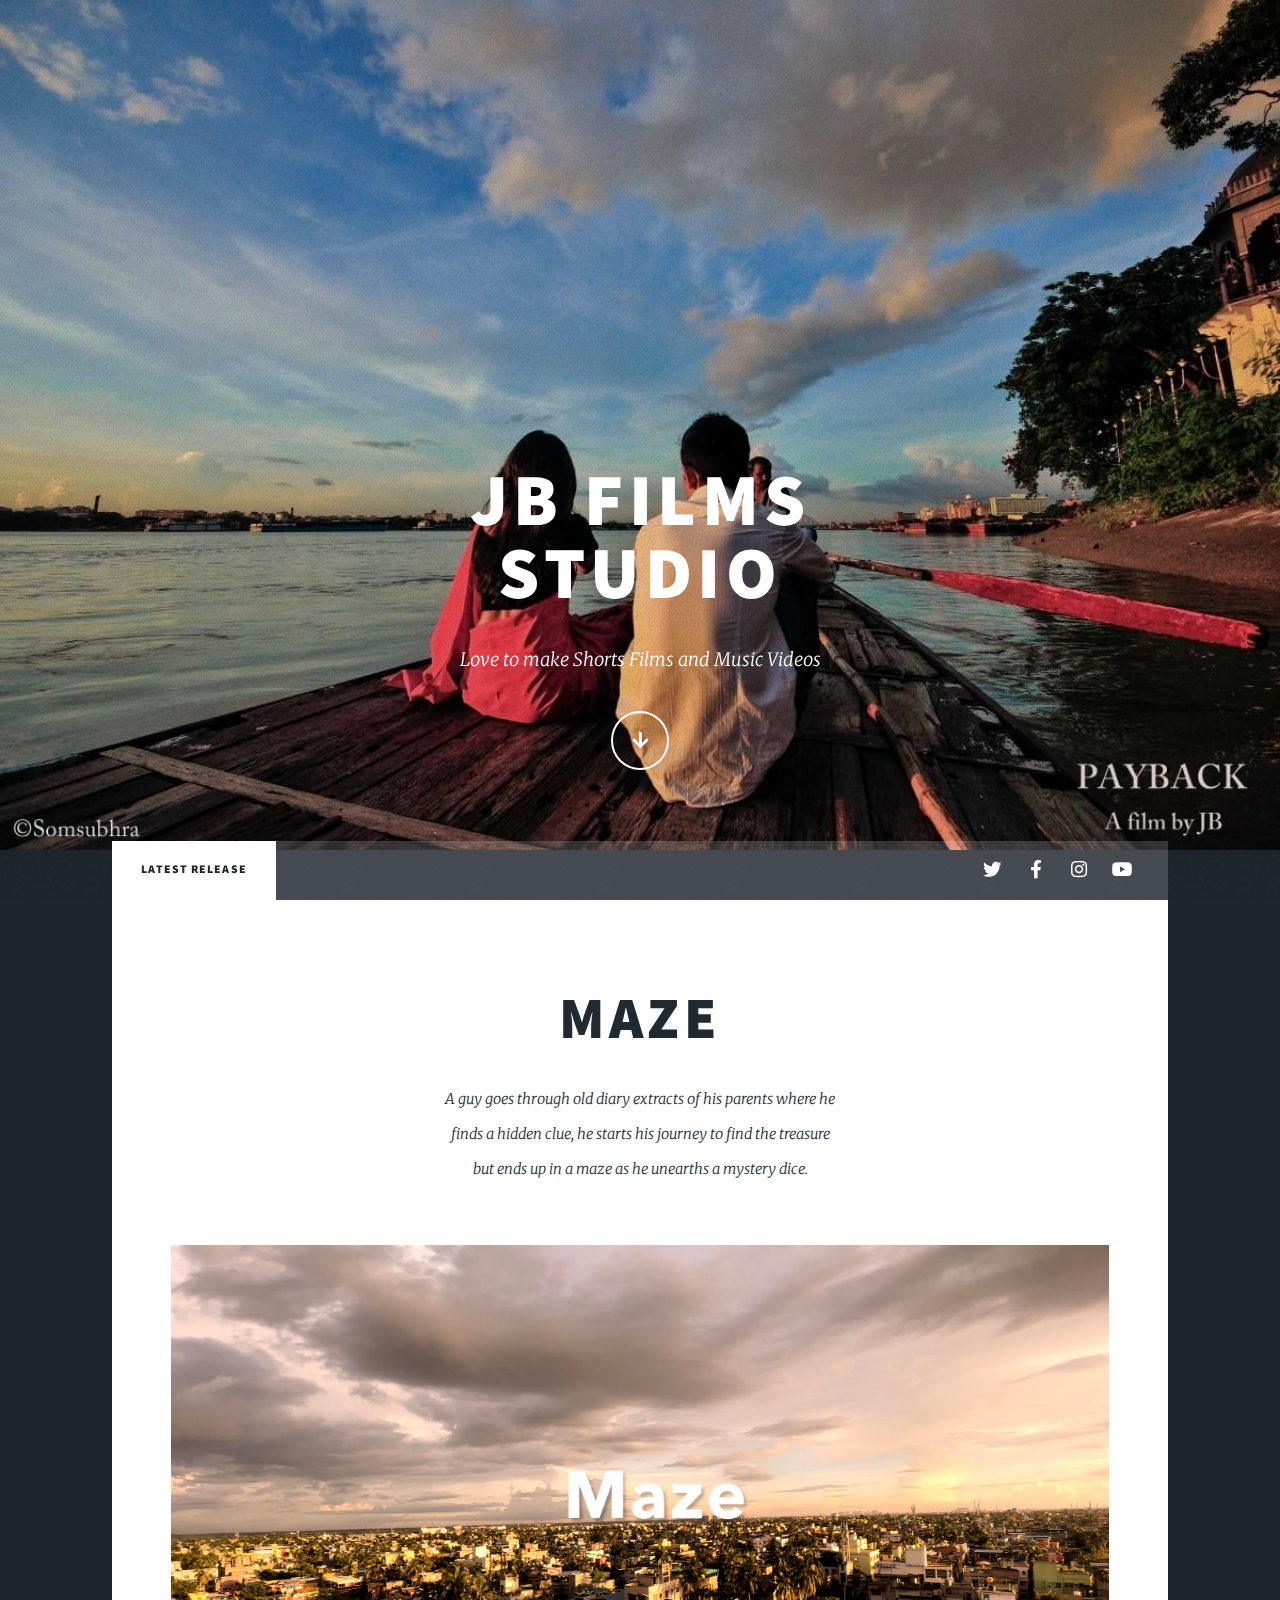
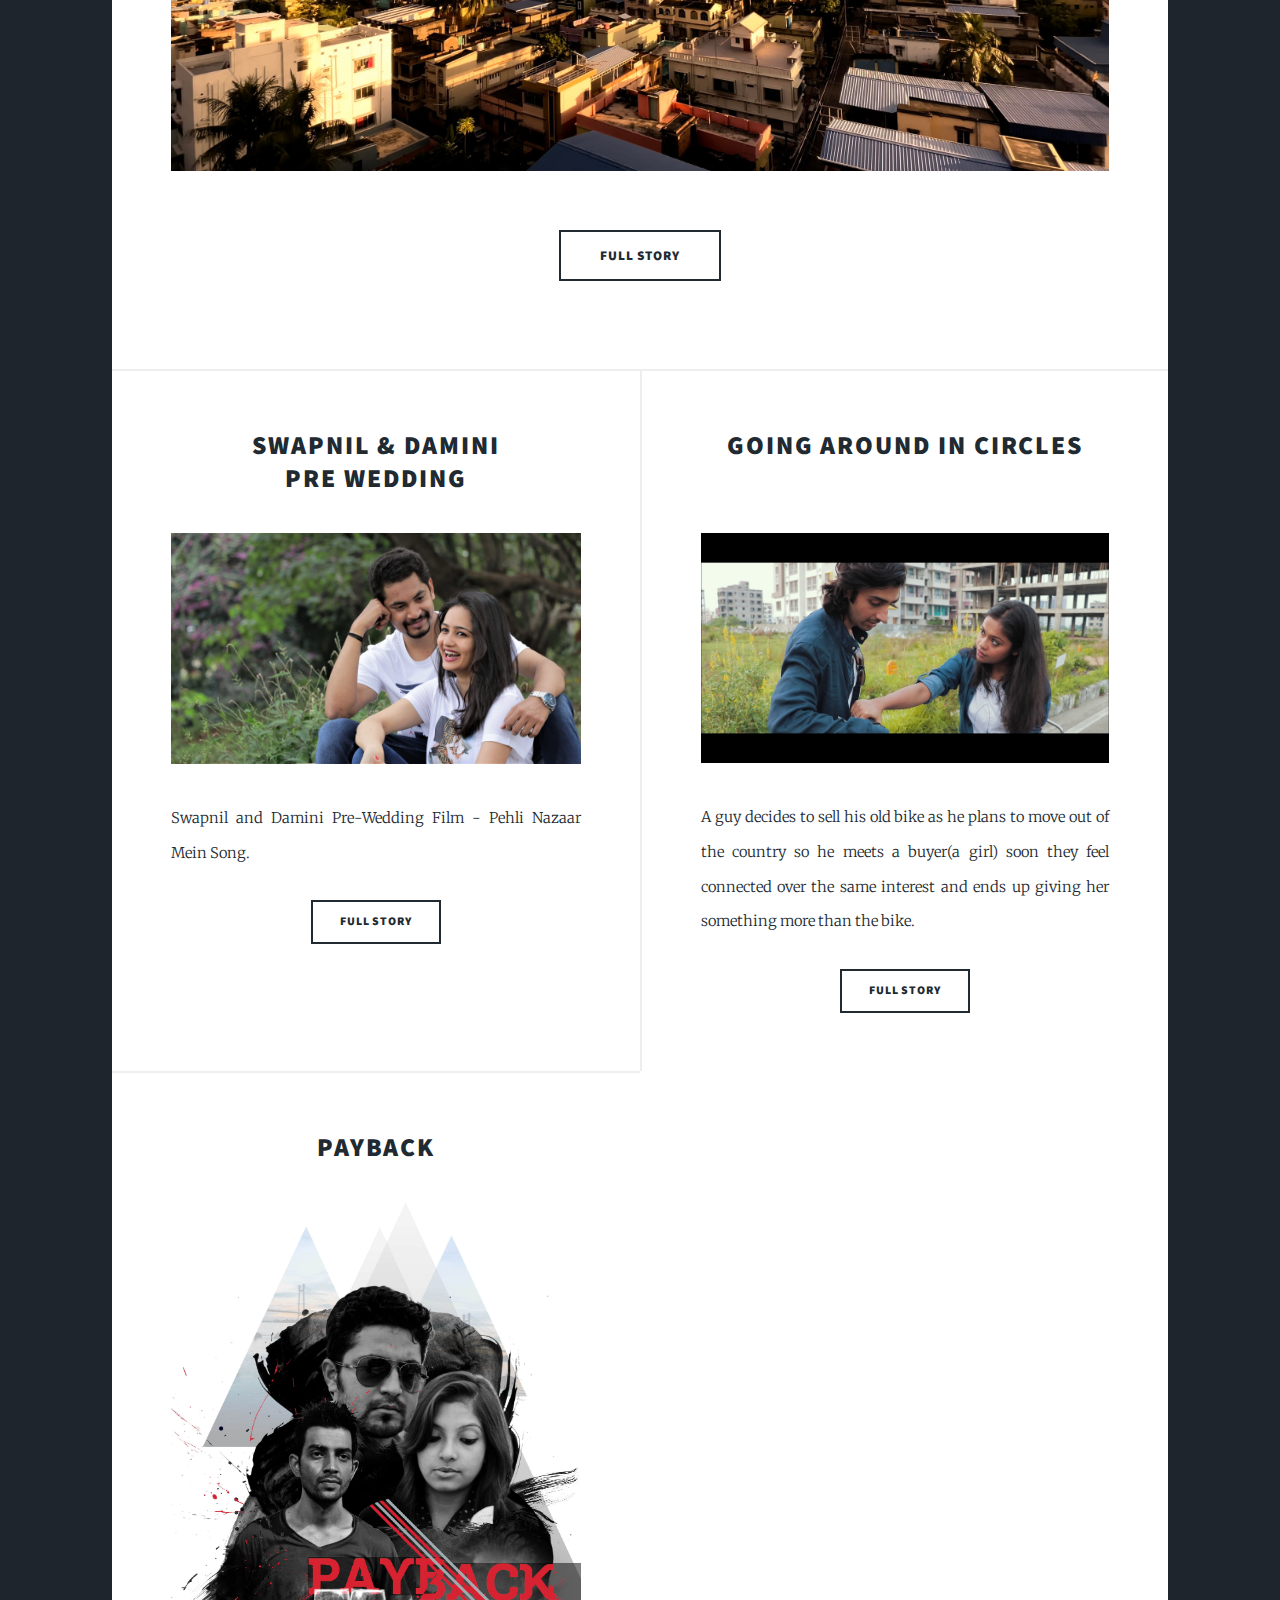
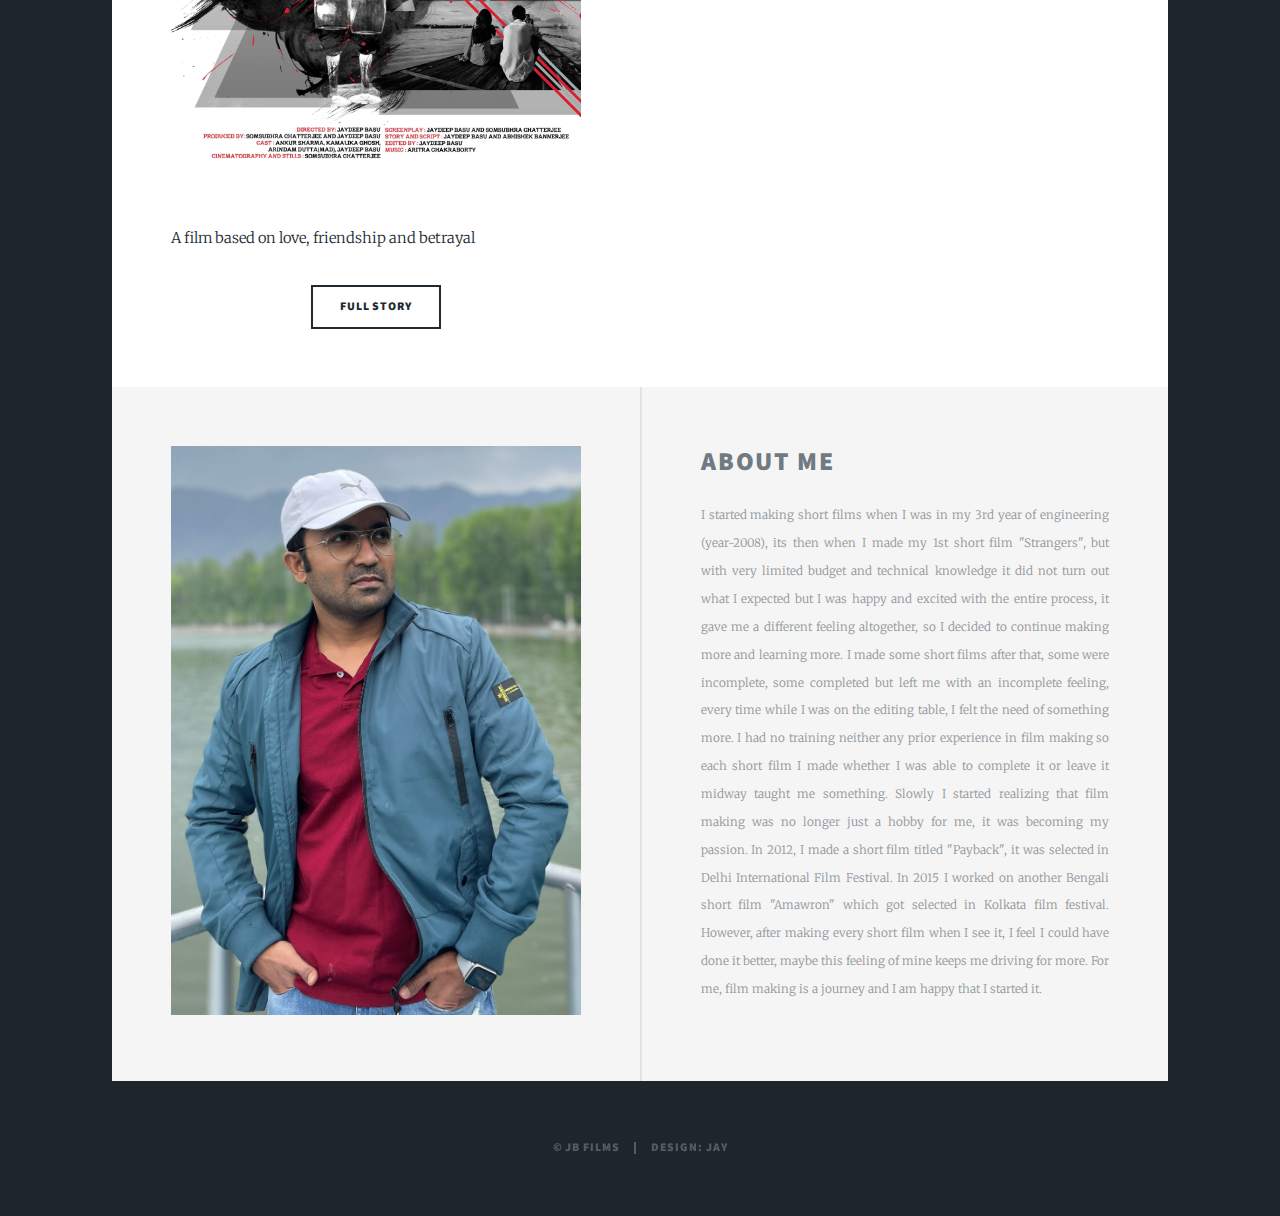
<file: index.html>
<!DOCTYPE HTML>

<html>
	<head>
		<title>JB FILMS</title>
		<meta charset="utf-8" />
		<meta name="viewport" content="width=device-width, initial-scale=1, user-scalable=no" />
		<link rel="stylesheet" href="assets/css/main.css" />
		<noscript><link rel="stylesheet" href="assets/css/noscript.css" /></noscript>
	</head>
	<body class="is-preload">

		<!-- Wrapper -->
			<div id="wrapper" class="fade-in">

				<!-- Intro -->
					<div id="intro">
						<h1>JB FILMS<br />
						STUDIO</h1>
						<p>Love to make Shorts Films and Music Videos</p>
						<ul class="actions">
							<li><a href="#header" class="button icon solid solo fa-arrow-down scrolly">Continue</a></li>
						</ul>
					</div>

				<!-- Header -->
					<header id="header">
						<a href="index.html" class="logo">JB Films</a>
					</header>

				<!-- Nav -->
					<nav id="nav">
						<ul class="links">
							<li class="active"><a href="index.html">Latest Release</a></li>
						</ul>
						<ul class="icons">
							<li><a href="#" class="icon brands fa-twitter"><span class="label">Twitter</span></a></li>
							<li><a href="#" class="icon brands fa-facebook-f"><span class="label">Facebook</span></a></li>
							<li><a href="#" class="icon brands fa-instagram"><span class="label">Instagram</span></a></li>
							<li><a href="#" class="icon brands fa-youtube"><span class="label">YouTube</span></a></li>
						</ul>
					</nav>

				<!-- Main -->
					<div id="main">

						<!-- Featured Post -->
							<article class="post featured">
								<header class="major">
									<h2><a href="details/Maze/Maze.html">MAZE</a></h2>
									<p>A guy goes through old diary extracts of his parents where he <br />
									finds a hidden clue, he starts his journey to find the treasure <br />
									but ends up in a maze as he unearths a mystery dice.</p>
								</header>
								<a href="details/Maze/Maze.html" class="image main"><img src="images/Maze/poster.jpg" alt="" /></a>
								<ul class="actions special">
									<li><a href="details/Maze/Maze.html" class="button large">Full Story</a></li>
								</ul>
							</article>

						<!-- Posts -->
							<section class="posts">
								<article>
									<header>
										<h2><a href="details/Swapnil_Damini_Prewedding/Swapnil_Damini_Prewedding.html">Swapnil & Damini<br />PRE WEDDING</a></h2>
									</header>
									<a href="details/Swapnil_Damini_Prewedding/Swapnil_Damini_Prewedding.html" class="image fit"><img src="images/Swapnil_Damini_Prewedding/poster.jpg" alt="" /></a>
									<p>Swapnil and Damini Pre-Wedding Film - Pehli Nazaar Mein Song.</p>
									<ul class="actions special">
										<li><a href="details/Swapnil_Damini_Prewedding/Swapnil_Damini_Prewedding.html" class="button">Full Story</a></li>
									</ul>
								</article>
								<article>
									<header>
										<h2><a href="details/Going_Around_in_Circles/Going_Around_in_Circles.html">Going around in Circles<br /><br /></a></h2>
									</header>
									<a href="details/Going_Around_in_Circles/Going_Around_in_Circles.html" class="image fit"><img src="images/Going_Around_in_Circles/poster.jpg" alt="" /></a>
									<p>A guy decides to sell his old bike as he plans to move out of the country so he meets a buyer(a girl) soon they feel connected over the same interest and  ends up giving her something more than the bike.</p>
									<ul class="actions special">
										<li><a href="details/Going_Around_in_Circles/Going_Around_in_Circles.html" class="button">Full Story</a></li>
									</ul>
								</article>
								<article>
									<header>
										<h2><a href="details/Payback/Payback.html">Payback</a></h2>
									</header>
									<a href="details/Payback/Payback.html" class="image fit"><img src="images/Payback/poster.jpg" alt="" /></a>
									<p>A film based on love, friendship and betrayal</p>
									<ul class="actions special">
										<li><a href="details/Payback/Payback.html" class="button">Full Story</a></li>
									</ul>
								</article>
							</section>
					
					</div>
					
					<!-- Footer -->
					<footer id="footer">
						<section>
							<a href="#" class="image fit"><img src="images/Director_Photo.jpg" alt="" /></a>
						</section>
						<section >
						<h2>About Me</h2>	
							<p>I started making short films when I was in my 3rd year of engineering (year-2008), its then when I made my 1st 
							short film "Strangers", but with very limited budget and technical knowledge it did not turn out what I expected 
							but I was happy and excited with the entire process, it gave me a different feeling altogether, so I decided to 
							continue making more and learning more. I made some short films after that, some were incomplete, some completed 
							but left me with an incomplete feeling, every time while I was on the editing table, I felt the need of something 
							more. I had no training neither any prior experience in film making so each short film I made whether I was able to 
							complete it or leave it midway taught me something. Slowly I started realizing that film making was no longer just a 
							hobby for me, it was becoming my passion. In 2012, I made a short film titled "Payback", it was selected in Delhi 
							International Film Festival. In 2015 I worked on another Bengali short film "Amawron" which got selected in Kolkata 
							film festival. However, after making every short film when I see it, I feel I could have done it better, maybe this 
							feeling of mine keeps me driving for more. For me, film making is a journey and I am happy that I started it.</p>
							
						</section>
					</footer>
					

				<!-- Copyright -->
					<div id="copyright">
						<ul><li>&copy; JB FILMS</li><li>Design: JAY</li></ul>
					</div>

			</div>

		<!-- Scripts -->
			<script src="assets/js/jquery.min.js"></script>
			<script src="assets/js/jquery.scrollex.min.js"></script>
			<script src="assets/js/jquery.scrolly.min.js"></script>
			<script src="assets/js/browser.min.js"></script>
			<script src="assets/js/breakpoints.min.js"></script>
			<script src="assets/js/util.js"></script>
			<script src="assets/js/main.js"></script>

	</body>
</html>
</file>
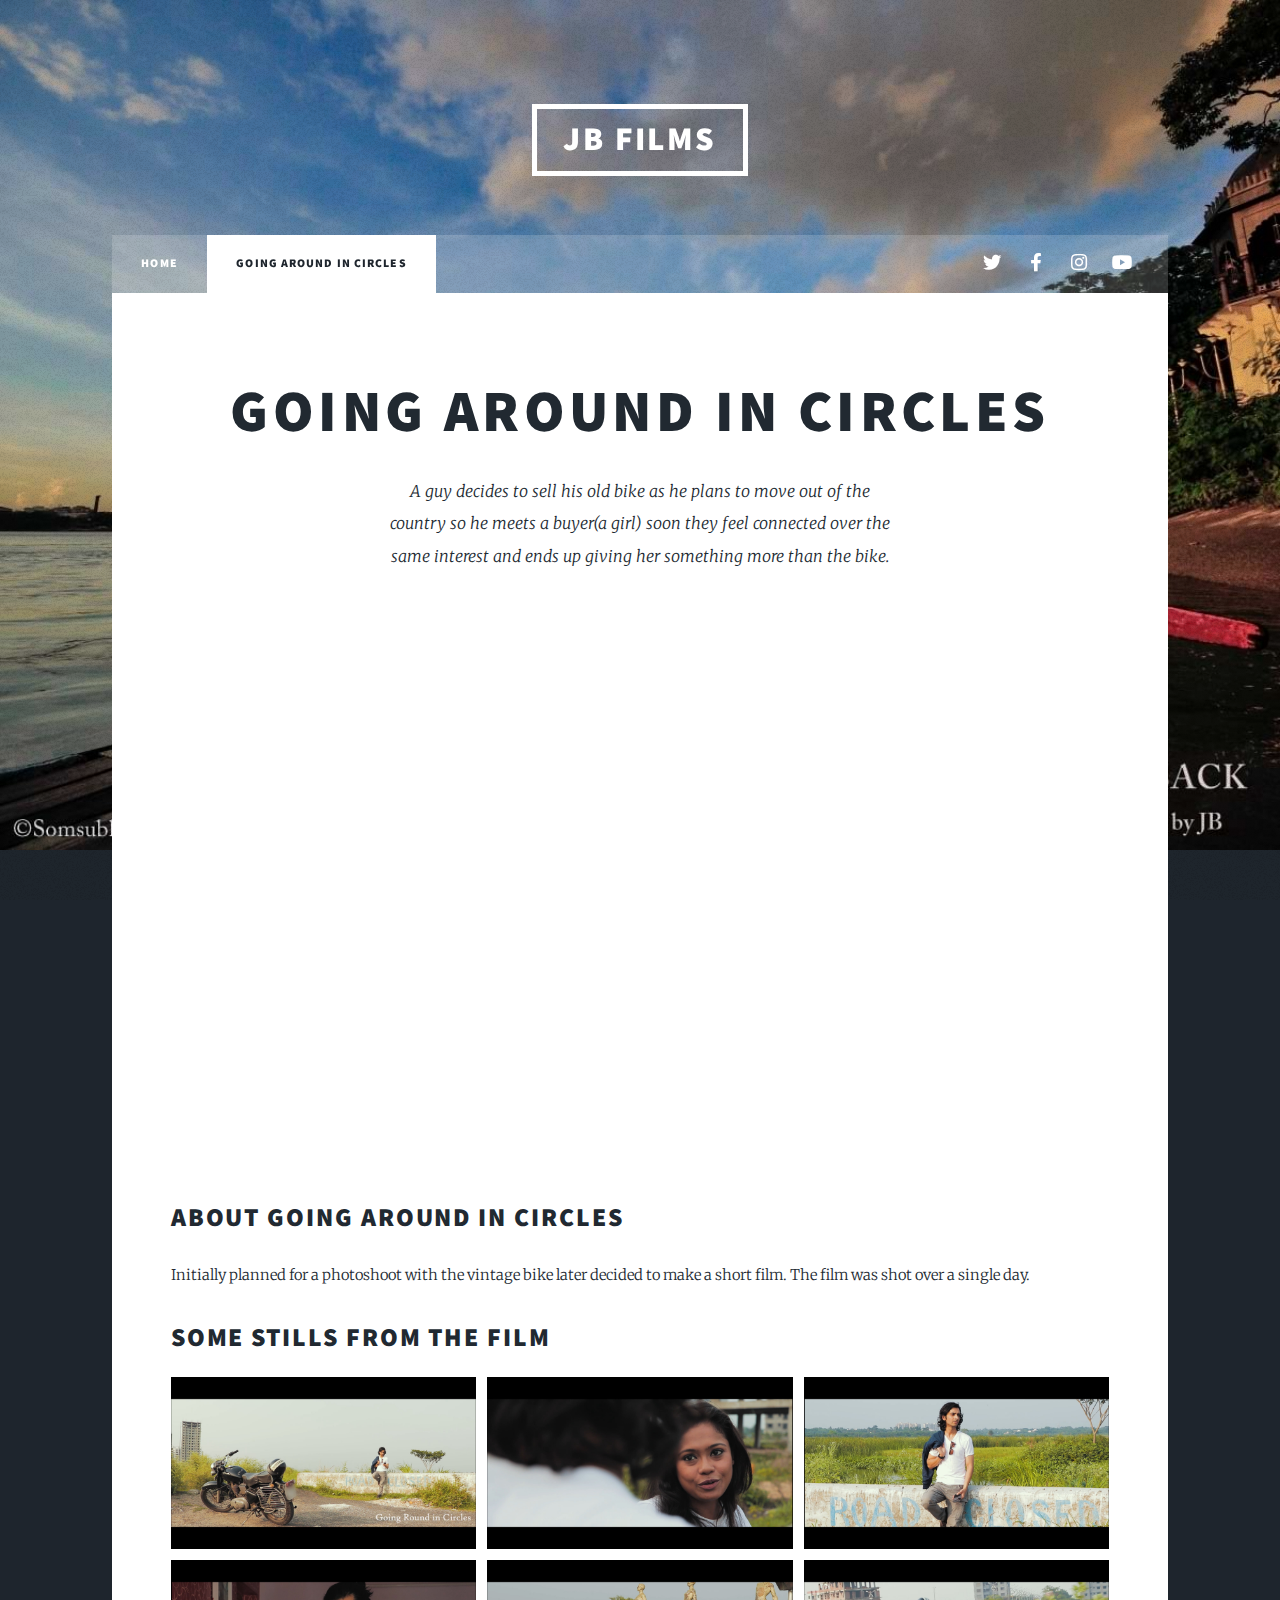
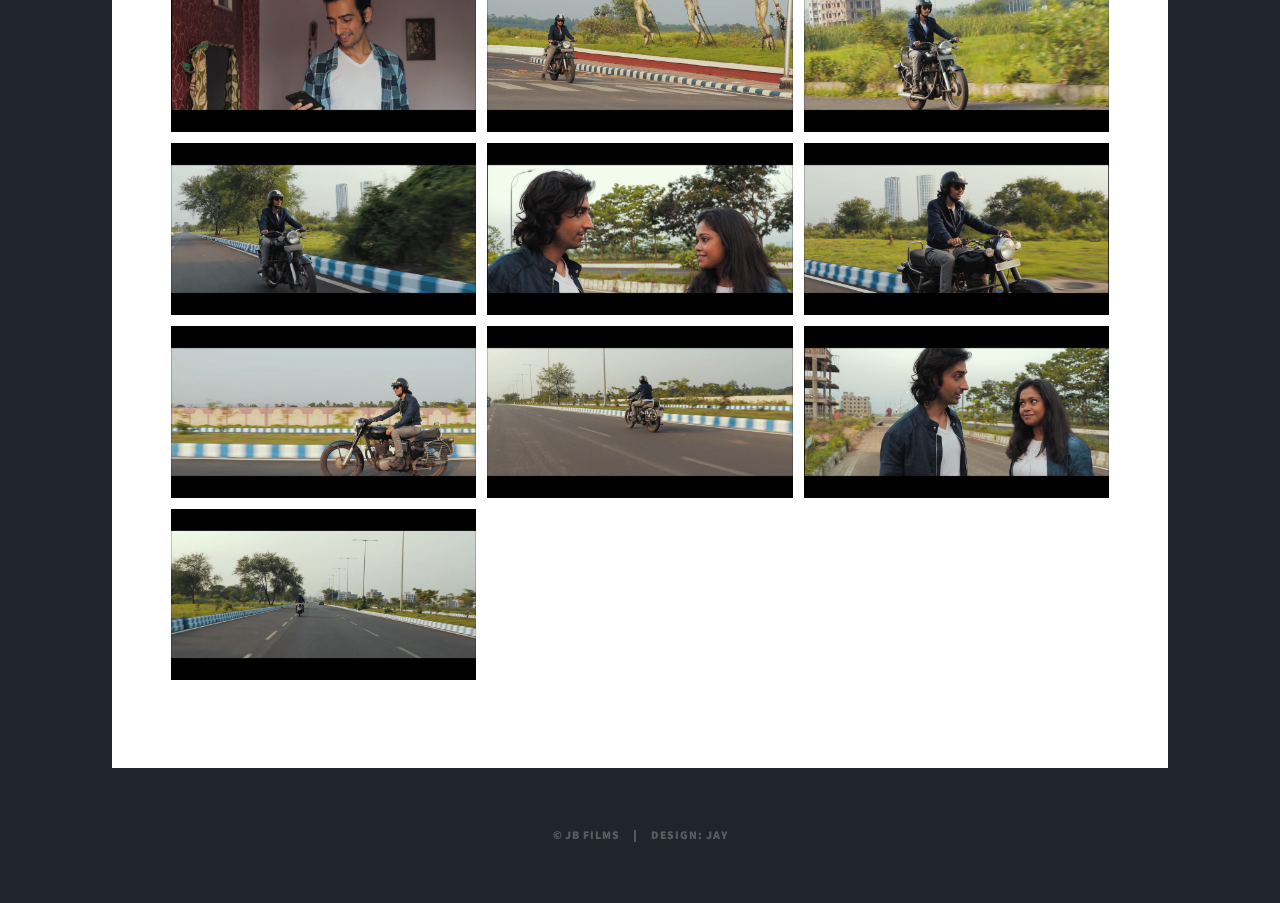
<file: details/Going_Around_in_Circles/Going_Around_in_Circles.html>
<!DOCTYPE HTML>
<!--
	Massively by HTML5 UP
	html5up.net | @ajlkn
	Free for personal and commercial use under the CCA 3.0 license (html5up.net/license)
-->
<html>
	<head>
		<title>Going Around in Circles</title>
		<meta charset="utf-8" />
		<meta name="viewport" content="width=device-width, initial-scale=1, user-scalable=no" />
		<link rel="stylesheet" href="../../assets/css/main.css" />
		<noscript><link rel="stylesheet" href="../../assets/css/noscript.css" /></noscript>
	</head>
	<body class="is-preload">

		<!-- Wrapper -->
			<div id="wrapper">

				<!-- Header -->
					<header id="header">
						<a href="../../index.html" class="logo">JB Films</a>
					</header>

				<!-- Nav -->
					<nav id="nav">
						<ul class="links">
							<li><a href="../../index.html">Home</a></li>
							<li class="active"><a href="Maze.html">Going Around in Circles</a></li>
						</ul>
						<ul class="icons">
							<li><a href="#" class="icon brands fa-twitter"><span class="label">Twitter</span></a></li>
							<li><a href="#" class="icon brands fa-facebook-f"><span class="label">Facebook</span></a></li>
							<li><a href="#" class="icon brands fa-instagram"><span class="label">Instagram</span></a></li>
							<li><a href="#" class="icon brands fa-youtube"><span class="label">YouTube</span></a></li>
						</ul>
					</nav>

				<!-- Main -->
					<div id="main">

						<!-- Post -->
							<section class="post">
								<header class="major">							
									<h1>Going Around in Circles</h1>
									  
									<p>A guy decides to sell his old bike as he plans to move out of the <br />
									country so he meets a buyer(a girl) soon they feel connected over the <br />
									same interest and  ends up giving her something more than the bike.</p>
								</header>
								<div class="image main"><iframe src="https://www.youtube.com/embed/A665h3EAVYw" title="YouTube video player" frameborder="0" allow="accelerometer; autoplay; clipboard-write; encrypted-media; gyroscope; picture-in-picture" allowfullscreen onload='javascript:(function(o){o.style.height=o.contentWindow.document.body.scrollHeight+"px";}(this));' style="height:500px;width:100%;border:none;overflow:hidden;"></iframe></div>
								
								<!--div class="image main"><img src="../../images/pic01.jpg" alt="" /></div-->
								
								<header>
										<h2>About Going Around in Circles</h2>								
								</header>
								<p>Initially planned for a photoshoot with the vintage bike later decided to make a short film.
								The film was shot over a single day. </p>

								
								<header>
										<h2>Some stills from the film</h2>								
								</header>
								
								<div class="box alt">
										<div class="row gtr-50 gtr-uniform">
											<div class="col-4"><span class="image fit"><img src="../../images/Going_Around_in_Circles/1.jpg" alt="" /></span></div>
											<div class="col-4"><span class="image fit"><img src="../../images/Going_Around_in_Circles/2.jpg" alt="" /></span></div>
											<div class="col-4"><span class="image fit"><img src="../../images/Going_Around_in_Circles/3.jpg" alt="" /></span></div>
											<!-- Break -->
											<div class="col-4"><span class="image fit"><img src="../../images/Going_Around_in_Circles/4.jpg" alt="" /></span></div>
											<div class="col-4"><span class="image fit"><img src="../../images/Going_Around_in_Circles/5.jpg" alt="" /></span></div>
											<div class="col-4"><span class="image fit"><img src="../../images/Going_Around_in_Circles/6.jpg" alt="" /></span></div>
											<!-- Break -->	
											<div class="col-4"><span class="image fit"><img src="../../images/Going_Around_in_Circles/7.jpg" alt="" /></span></div>
											<div class="col-4"><span class="image fit"><img src="../../images/Going_Around_in_Circles/8.jpg" alt="" /></span></div>
											<div class="col-4"><span class="image fit"><img src="../../images/Going_Around_in_Circles/9.jpg" alt="" /></span></div>
											<!-- Break -->	
											<div class="col-4"><span class="image fit"><img src="../../images/Going_Around_in_Circles/10.jpg" alt="" /></span></div>
											<div class="col-4"><span class="image fit"><img src="../../images/Going_Around_in_Circles/11.jpg" alt="" /></span></div>
											<div class="col-4"><span class="image fit"><img src="../../images/Going_Around_in_Circles/12.jpg" alt="" /></span></div>
											<!-- Break -->	
											<div class="col-4"><span class="image fit"><img src="../../images/Going_Around_in_Circles/13.jpg" alt="" /></span></div>									
											<!-- Break -->												
										</div>
								</div>
									
														
							</section>

					</div>

				<!-- Footer -->



				<!-- Copyright -->
					<div id="copyright">
						<ul><li>&copy; JB Films</li><li>Design: Jay</li></ul>
					</div>

			</div>

		<!-- Scripts -->
			<script src="../../assets/js/jquery.min.js"></script>
			<script src="../../assets/js/jquery.scrollex.min.js"></script>
			<script src="../../assets/js/jquery.scrolly.min.js"></script>
			<script src="../../assets/js/browser.min.js"></script>
			<script src="../../assets/js/breakpoints.min.js"></script>
			<script src="../../assets/js/util.js"></script>
			<script src="../../assets/js/main.js"></script>
			

	</body>
</html>
</file>
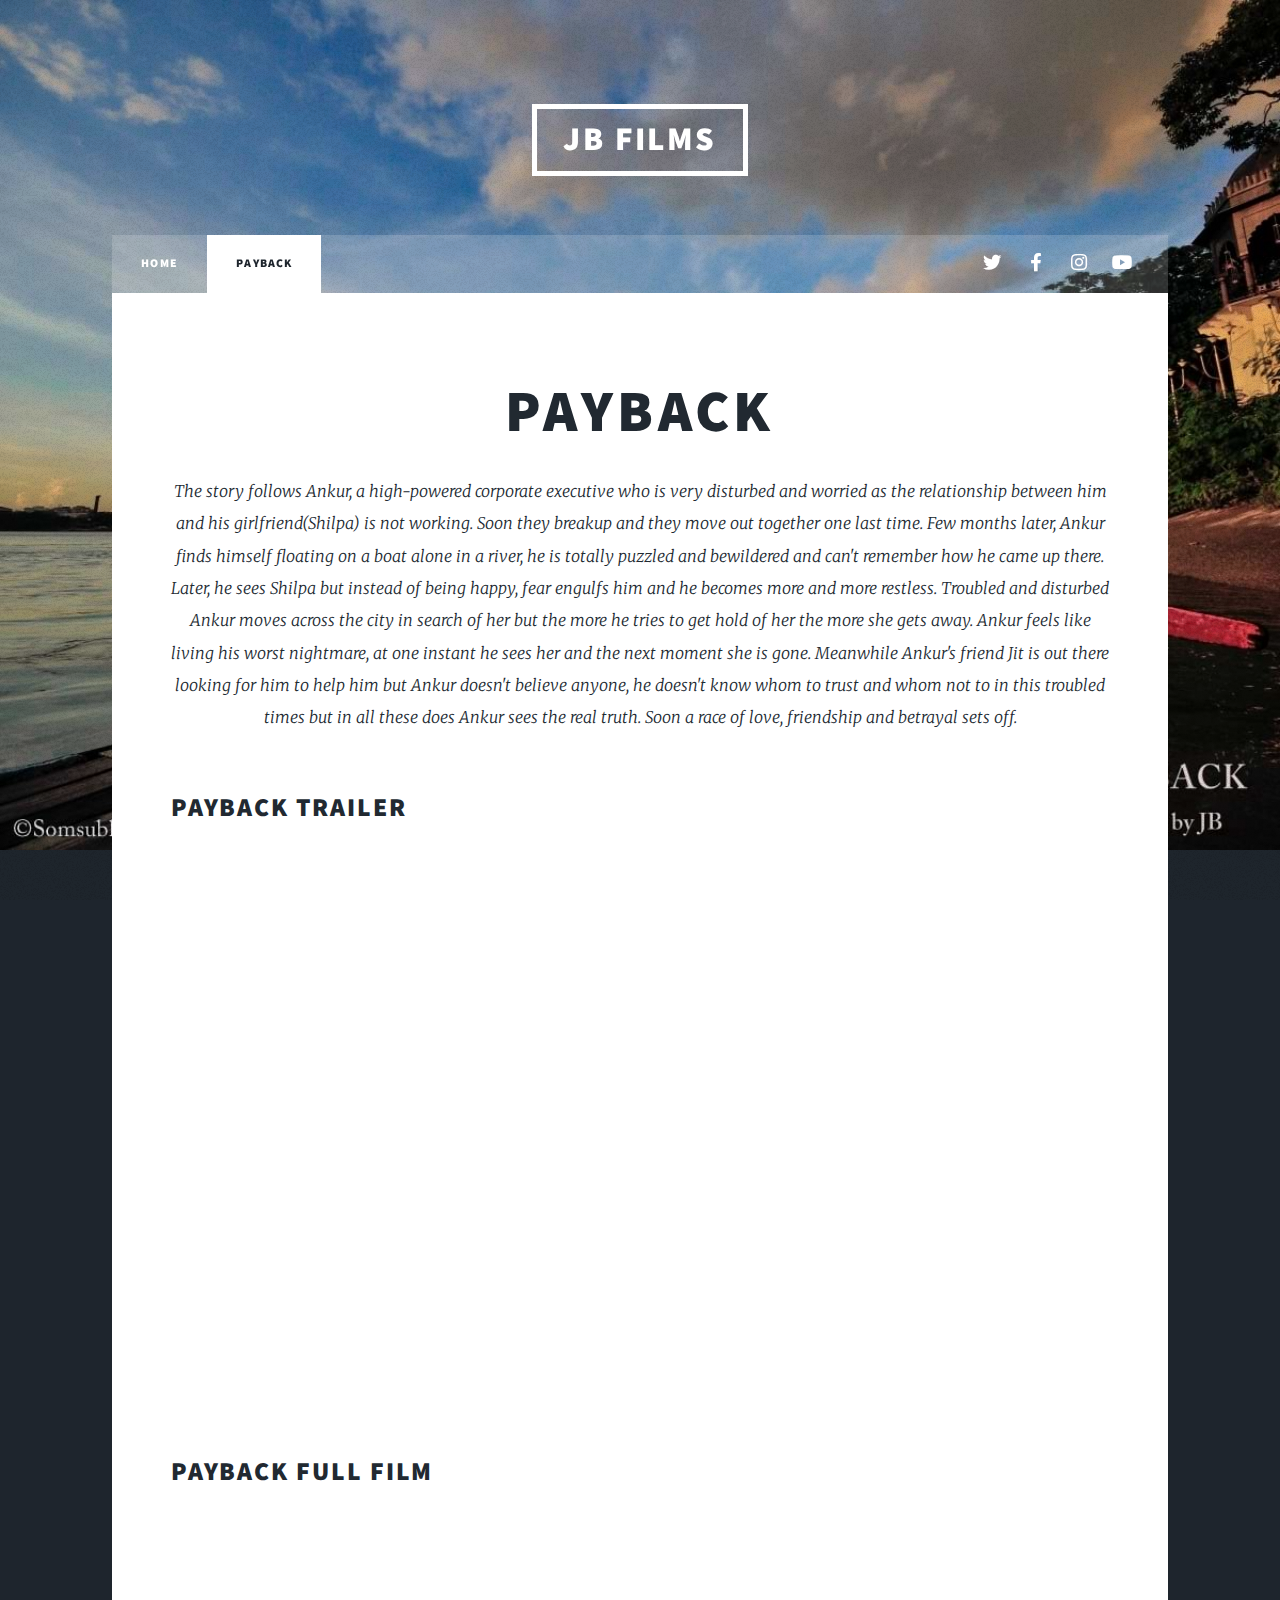
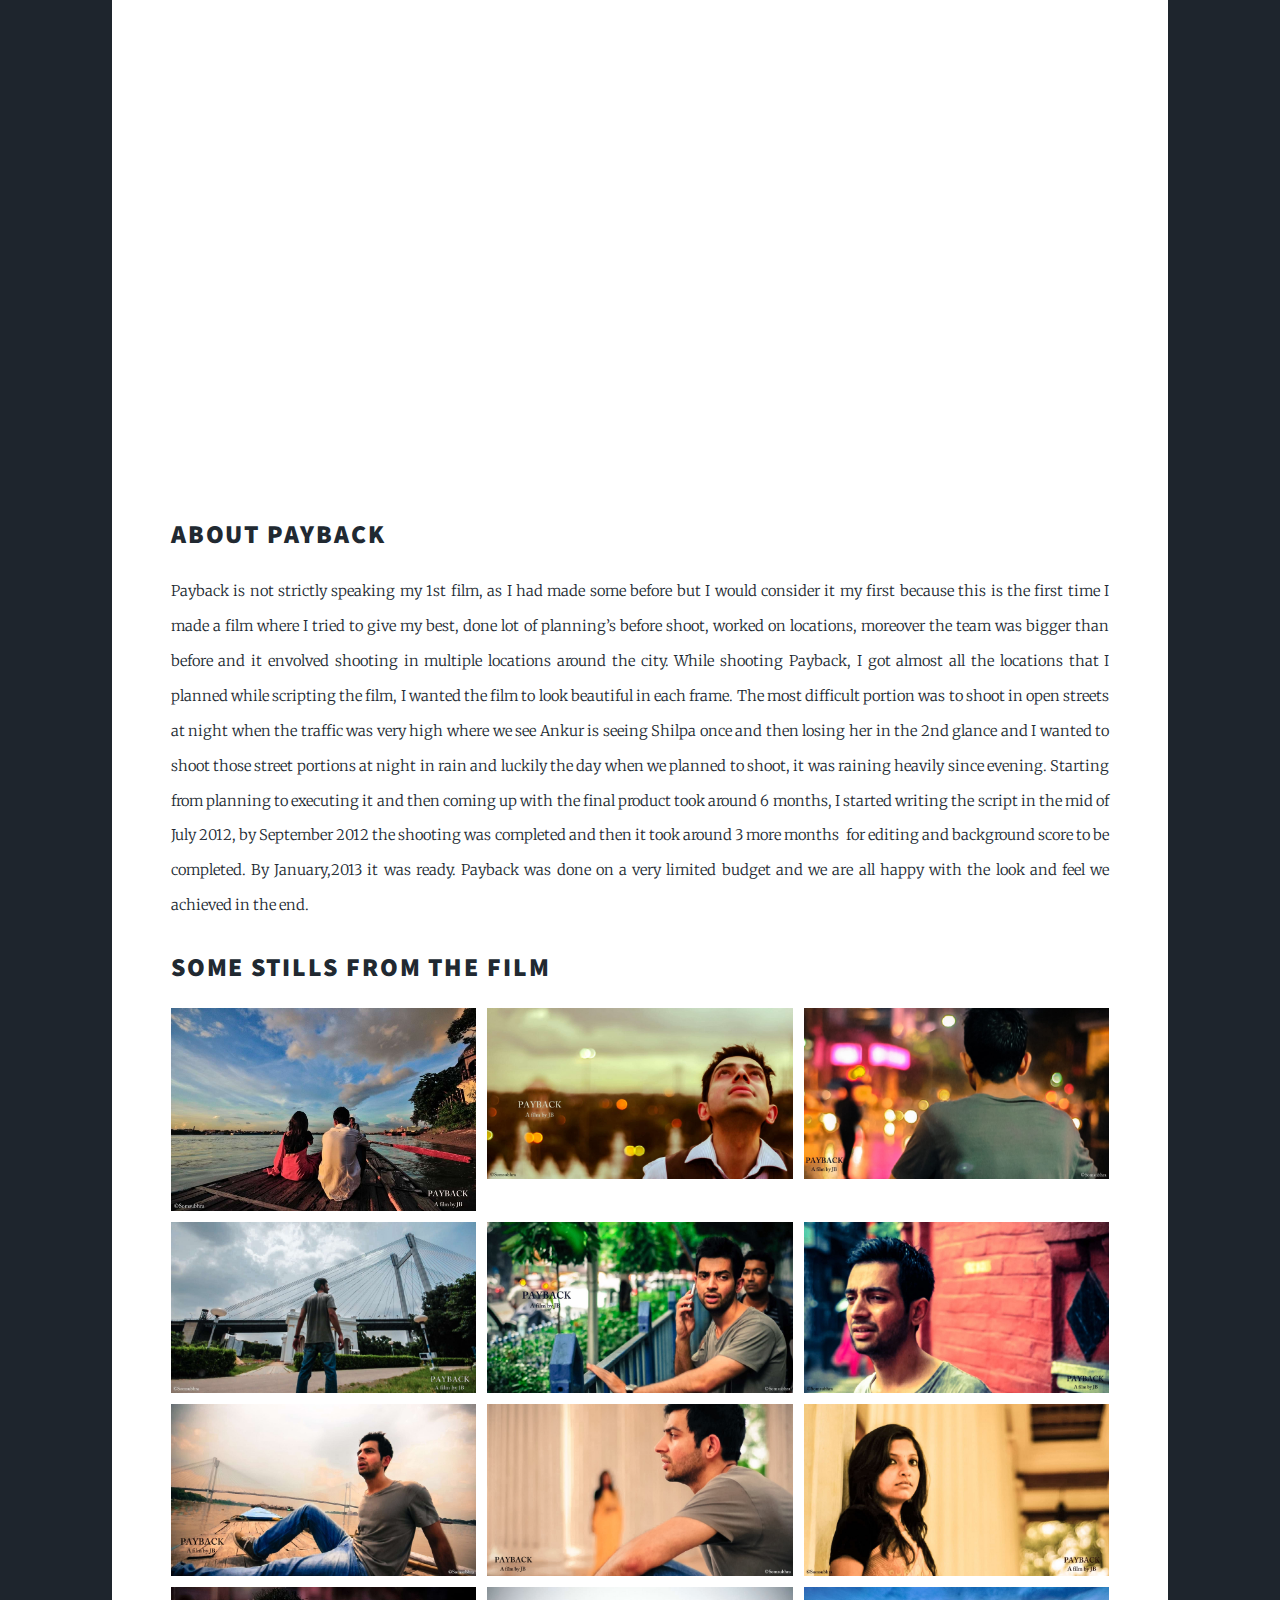
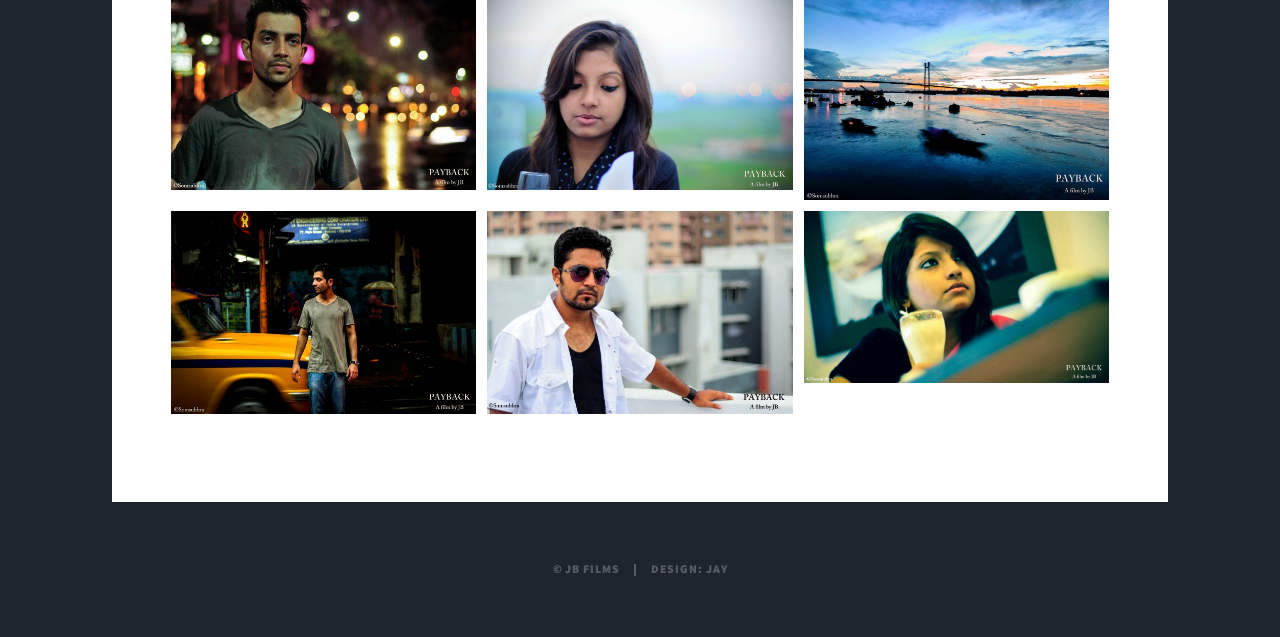
<file: details/Payback/Payback.html>
<!DOCTYPE HTML>
<!--
	Massively by HTML5 UP
	html5up.net | @ajlkn
	Free for personal and commercial use under the CCA 3.0 license (html5up.net/license)
-->
<html>
	<head>
		<title>Payback</title>
		<meta charset="utf-8" />
		<meta name="viewport" content="width=device-width, initial-scale=1, user-scalable=no" />
		<link rel="stylesheet" href="../../assets/css/main.css" />
		<noscript><link rel="stylesheet" href="../../assets/css/noscript.css" /></noscript>
	</head>
	<body class="is-preload">

		<!-- Wrapper -->
			<div id="wrapper">

				<!-- Header -->
					<header id="header">
						<a href="../../index.html" class="logo">JB Films</a>
					</header>

				<!-- Nav -->
					<nav id="nav">
						<ul class="links">
							<li><a href="../../index.html">Home</a></li>
							<li class="active"><a href="Maze.html">Payback</a></li>
						</ul>
						<ul class="icons">
							<li><a href="#" class="icon brands fa-twitter"><span class="label">Twitter</span></a></li>
							<li><a href="#" class="icon brands fa-facebook-f"><span class="label">Facebook</span></a></li>
							<li><a href="#" class="icon brands fa-instagram"><span class="label">Instagram</span></a></li>
							<li><a href="#" class="icon brands fa-youtube"><span class="label">YouTube</span></a></li>
						</ul>
					</nav>

				<!-- Main -->
					<div id="main">

						<!-- Post -->
							<section class="post">
								<header class="major">							
									<h1>Payback</h1>
									<p>The story follows Ankur, a high-powered corporate executive who is very disturbed and worried as the 
									relationship between him and his girlfriend(Shilpa) is not working. Soon they breakup and they move out 
									together one last time. Few months later, Ankur finds himself floating on a boat alone in a river, he is 
									totally puzzled and bewildered and can't remember how he came up there. Later, he sees Shilpa but instead 
									of being happy, fear engulfs him and he becomes more and more restless. Troubled and disturbed Ankur moves 
									across the city in search of her but the more he tries to get hold of her the more she gets away. Ankur feels 
									like living his worst nightmare, at one instant he sees her and the next moment she is gone. Meanwhile Ankur's 
									friend Jit is out there looking for him to help him but Ankur doesn't believe anyone, he doesn't know whom to 
									trust and whom not to in this troubled times but in all these does Ankur sees the real truth. Soon a race of 
									love, friendship and betrayal sets off.</p>
								</header>
								
								<header>
										<h2>Payback Trailer</h2>								
								</header>
								<div class="image main"><iframe src="https://www.youtube.com/embed/p2ujTKqN8ew" title="YouTube video player" frameborder="0" allow="accelerometer; autoplay; clipboard-write; encrypted-media; gyroscope; picture-in-picture" allowfullscreen onload='javascript:(function(o){o.style.height=o.contentWindow.document.body.scrollHeight+"px";}(this));' style="height:500px;width:100%;border:none;overflow:hidden;"></iframe></div>
								
								<header>
										<h2>Payback Full Film</h2>								
								</header>
								<div class="image main"><iframe src="https://www.youtube.com/embed/d8WtmXCYr3U" title="YouTube video player" frameborder="0" allow="accelerometer; autoplay; clipboard-write; encrypted-media; gyroscope; picture-in-picture" allowfullscreen onload='javascript:(function(o){o.style.height=o.contentWindow.document.body.scrollHeight+"px";}(this));' style="height:500px;width:100%;border:none;overflow:hidden;"></iframe></div>
								
								<!--div class="image main"><img src="../../images/pic01.jpg" alt="" /></div-->
								
								<header>
										<h2>About Payback</h2>								
								</header>
								<p>Payback is not strictly speaking my 1st film, as I had made some before but I would consider it my first because this is the first time I made a film where I tried to give my best, done lot of planning’s before shoot, worked on locations, moreover the team was bigger than before and it envolved shooting in multiple locations around the city.
While shooting Payback, I got almost all the locations that I planned while scripting the film, I wanted the film to look beautiful in each frame. The most difficult portion was to shoot in open streets at night when the traffic was very high where we see Ankur is seeing Shilpa once and then losing her in the 2nd glance and I wanted to shoot those street portions at night in rain and luckily the day when we planned to shoot, it was raining heavily since evening. 
Starting from planning to executing it and then coming up with the final product took around 6 months, I started writing the script in the mid of July 2012, by September 2012 the shooting was completed and then it took around 3 more months  for editing and background score to be completed. By January,2013 it was ready.
Payback was done on a very limited budget and we are all happy with the look and feel we achieved in the end.</p>

								
								<header>
										<h2>Some stills from the film</h2>								
								</header>
								
								<div class="box alt">
										<div class="row gtr-50 gtr-uniform">
											<div class="col-4"><span class="image fit"><img src="../../images/Payback/1.jpg" alt="" /></span></div>
											<div class="col-4"><span class="image fit"><img src="../../images/Payback/2.jpg" alt="" /></span></div>
											<div class="col-4"><span class="image fit"><img src="../../images/Payback/3.jpg" alt="" /></span></div>
											<!-- Break -->
											<div class="col-4"><span class="image fit"><img src="../../images/Payback/4.jpg" alt="" /></span></div>
											<div class="col-4"><span class="image fit"><img src="../../images/Payback/5.jpg" alt="" /></span></div>
											<div class="col-4"><span class="image fit"><img src="../../images/Payback/6.jpg" alt="" /></span></div>
											<!-- Break -->			
											<div class="col-4"><span class="image fit"><img src="../../images/Payback/7.jpg" alt="" /></span></div>
											<div class="col-4"><span class="image fit"><img src="../../images/Payback/8.jpg" alt="" /></span></div>
											<div class="col-4"><span class="image fit"><img src="../../images/Payback/9.jpg" alt="" /></span></div>
											<!-- Break -->	
											<div class="col-4"><span class="image fit"><img src="../../images/Payback/10.jpg" alt="" /></span></div>
											<div class="col-4"><span class="image fit"><img src="../../images/Payback/11.jpg" alt="" /></span></div>
											<div class="col-4"><span class="image fit"><img src="../../images/Payback/12.jpg" alt="" /></span></div>
											<!-- Break -->	
											<div class="col-4"><span class="image fit"><img src="../../images/Payback/13.jpg" alt="" /></span></div>
											<div class="col-4"><span class="image fit"><img src="../../images/Payback/14.jpg" alt="" /></span></div>
											<div class="col-4"><span class="image fit"><img src="../../images/Payback/15.jpg" alt="" /></span></div>
											<!-- Break -->												
										</div>
								</div>
									
														
							</section>

					</div>

				<!-- Footer -->



				<!-- Copyright -->
					<div id="copyright">
						<ul><li>&copy; JB Films</li><li>Design: Jay</li></ul>
					</div>

			</div>

		<!-- Scripts -->
			<script src="../../assets/js/jquery.min.js"></script>
			<script src="../../assets/js/jquery.scrollex.min.js"></script>
			<script src="../../assets/js/jquery.scrolly.min.js"></script>
			<script src="../../assets/js/browser.min.js"></script>
			<script src="../../assets/js/breakpoints.min.js"></script>
			<script src="../../assets/js/util.js"></script>
			<script src="../../assets/js/main.js"></script>
			

	</body>
</html>
</file>
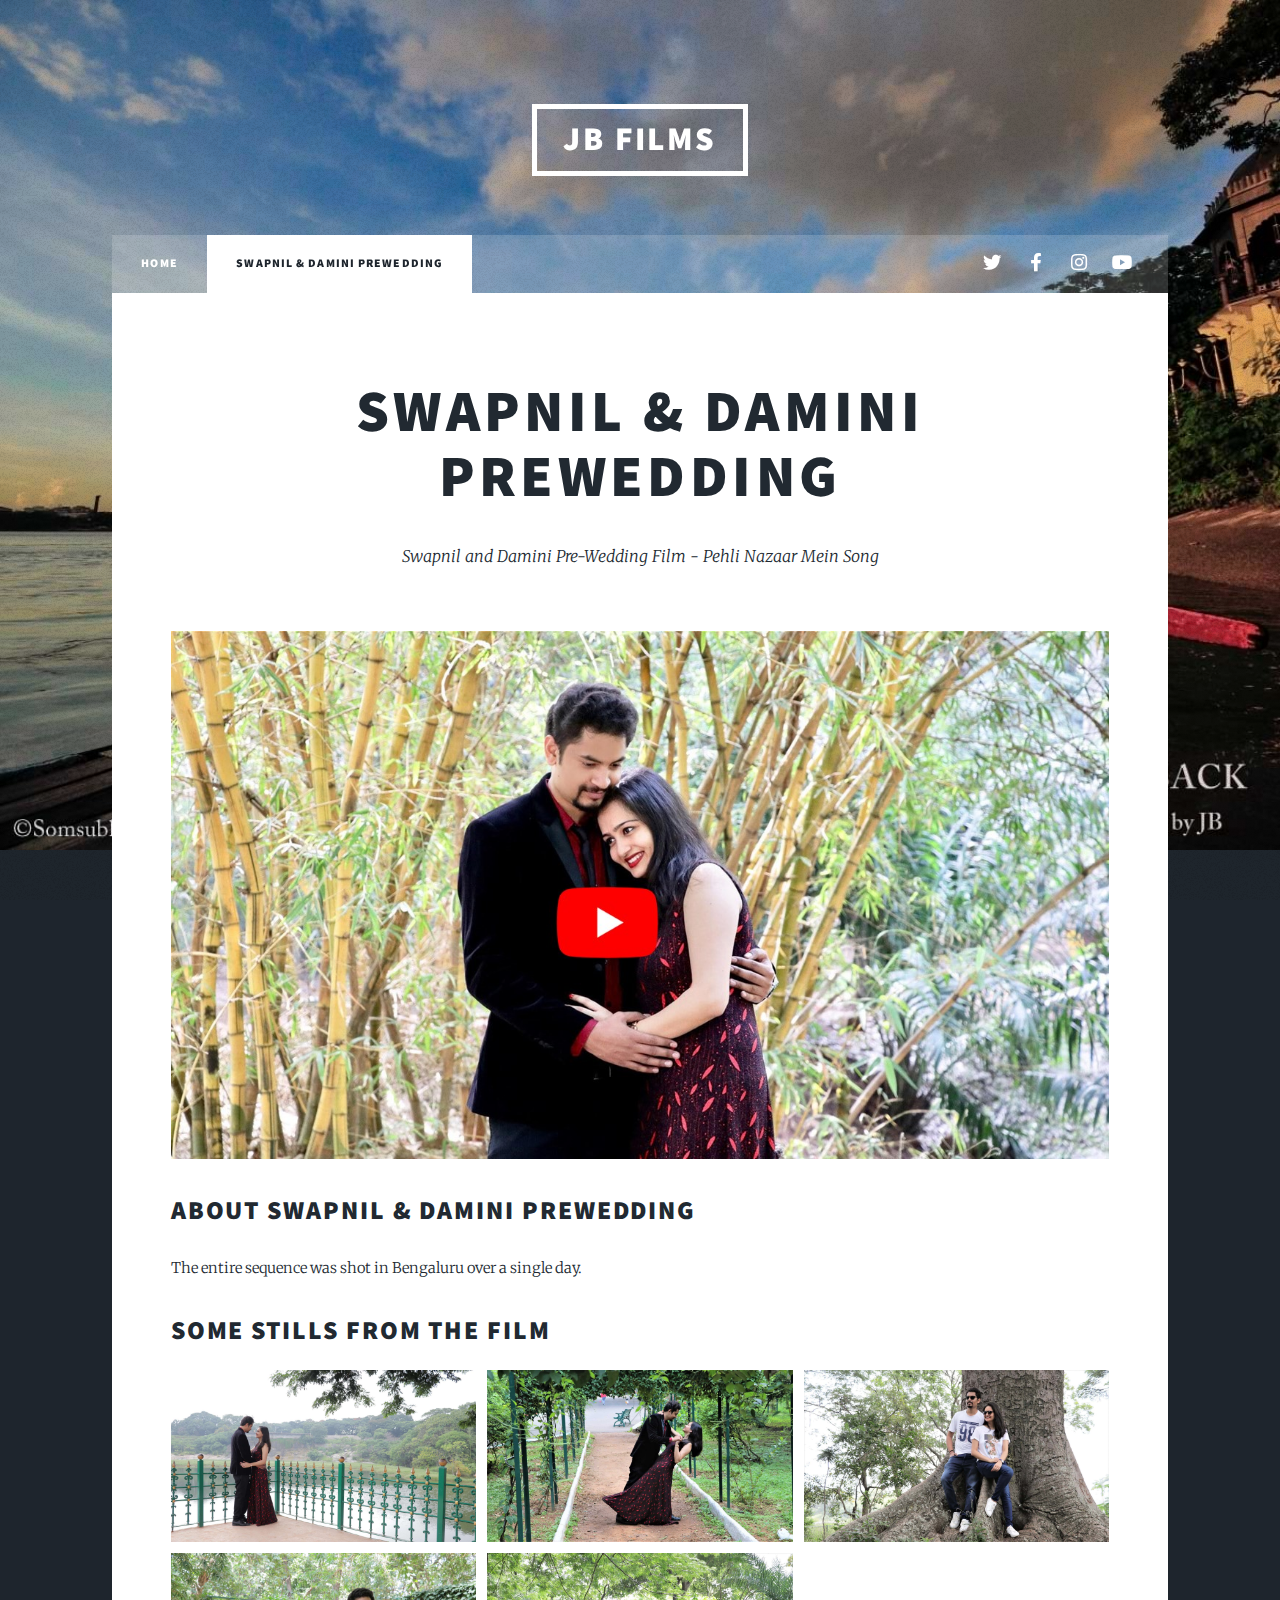
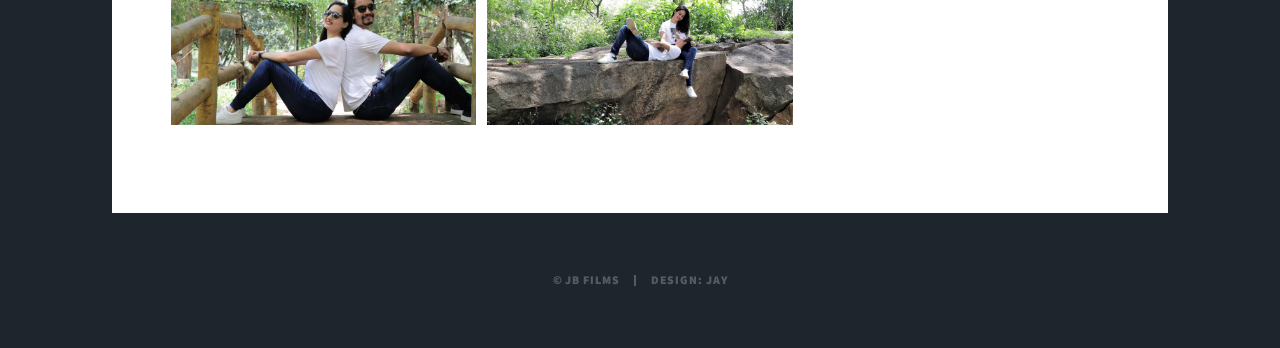
<file: details/Swapnil_Damini_Prewedding/Swapnil_Damini_Prewedding.html>
<!DOCTYPE HTML>
<!--
	Massively by HTML5 UP
	html5up.net | @ajlkn
	Free for personal and commercial use under the CCA 3.0 license (html5up.net/license)
-->
<html>
	<head>
		<title>Swapnil & Damini Prewedding</title>
		<meta charset="utf-8" />
		<meta name="viewport" content="width=device-width, initial-scale=1, user-scalable=no" />
		<link rel="stylesheet" href="../../assets/css/main.css" />
		<noscript><link rel="stylesheet" href="../../assets/css/noscript.css" /></noscript>
	</head>
	<body class="is-preload">

		<!-- Wrapper -->
			<div id="wrapper">

				<!-- Header -->
					<header id="header">
						<a href="../../index.html" class="logo">JB Films</a>
					</header>

				<!-- Nav -->
					<nav id="nav">
						<ul class="links">
							<li><a href="../../index.html">Home</a></li>
							<li class="active"><a href="Maze.html">Swapnil & Damini Prewedding</a></li>
						</ul>
						<ul class="icons">
							<li><a href="#" class="icon brands fa-twitter"><span class="label">Twitter</span></a></li>
							<li><a href="#" class="icon brands fa-facebook-f"><span class="label">Facebook</span></a></li>
							<li><a href="#" class="icon brands fa-instagram"><span class="label">Instagram</span></a></li>
							<li><a href="#" class="icon brands fa-youtube"><span class="label">YouTube</span></a></li>
						</ul>
					</nav>

				<!-- Main -->
					<div id="main">

						<!-- Post -->
							<section class="post">
								<header class="major">							
									<h1>Swapnil & Damini Prewedding</h1>
									<p>Swapnil and Damini Pre-Wedding Film - Pehli Nazaar Mein Song</p>
								</header>
								<a href="https://youtu.be/fr6cshBQTaE" class="image fit" target="_blank"><img src="../../images/Swapnil_Damini_Prewedding/poster2.jpg" alt="" /></a>
								
								<!--div class="image main"><iframe src="https://www.youtube.com/embed/fr6cshBQTaE" title="YouTube video player" frameborder="0" allow="accelerometer; autoplay; clipboard-write; encrypted-media; gyroscope; picture-in-picture" allowfullscreen onload='javascript:(function(o){o.style.height=o.contentWindow.document.body.scrollHeight+"px";}(this));' style="height:500px;width:100%;border:none;overflow:hidden;"></iframe></div-->
								
								<!--div class="image main"><img src="../../images/pic01.jpg" alt="" /></div-->
								
								<header>
										<h2>About Swapnil & Damini Prewedding</h2>								
								</header>
								<p>The entire sequence was shot in Bengaluru over a single day.</p>

								
								<header>
										<h2>Some stills from the film</h2>								
								</header>
								
								<div class="box alt">
										<div class="row gtr-50 gtr-uniform">
											<div class="col-4"><span class="image fit"><img src="../../images/Swapnil_Damini_Prewedding/1.jpg" alt="" /></span></div>
											<div class="col-4"><span class="image fit"><img src="../../images/Swapnil_Damini_Prewedding/2.jpg" alt="" /></span></div>
											<div class="col-4"><span class="image fit"><img src="../../images/Swapnil_Damini_Prewedding/3.jpg" alt="" /></span></div>
											<!-- Break -->
											<div class="col-4"><span class="image fit"><img src="../../images/Swapnil_Damini_Prewedding/4.jpg" alt="" /></span></div>
											<div class="col-4"><span class="image fit"><img src="../../images/Swapnil_Damini_Prewedding/5.jpg" alt="" /></span></div>
										
											<!-- Break -->									
										</div>
								</div>
									
														
							</section>

					</div>

				<!-- Footer -->



				<!-- Copyright -->
					<div id="copyright">
						<ul><li>&copy; JB Films</li><li>Design: Jay</li></ul>
					</div>

			</div>

		<!-- Scripts -->
			<script src="../../assets/js/jquery.min.js"></script>
			<script src="../../assets/js/jquery.scrollex.min.js"></script>
			<script src="../../assets/js/jquery.scrolly.min.js"></script>
			<script src="../../assets/js/browser.min.js"></script>
			<script src="../../assets/js/breakpoints.min.js"></script>
			<script src="../../assets/js/util.js"></script>
			<script src="../../assets/js/main.js"></script>
			

	</body>
</html>
</file>
<file: assets/css/main.css>
@import url(fontawesome-all.min.css);
@import url("https://fonts.googleapis.com/css?family=Merriweather:300,700,300italic,700italic|Source+Sans+Pro:900");

/*
	Massively by HTML5 UP
	html5up.net | @ajlkn
	Free for personal and commercial use under the CCA 3.0 license (html5up.net/license)
*/

html, body, div, span, applet, object,
iframe, h1, h2, h3, h4, h5, h6, p, blockquote,
pre, a, abbr, acronym, address, big, cite,
code, del, dfn, em, img, ins, kbd, q, s, samp,
small, strike, strong, sub, sup, tt, var, b,
u, i, center, dl, dt, dd, ol, ul, li, fieldset,
form, label, legend, table, caption, tbody,
tfoot, thead, tr, th, td, article, aside,
canvas, details, embed, figure, figcaption,
footer, header, hgroup, menu, nav, output, ruby,
section, summary, time, mark, audio, video {
	margin: 0;
	padding: 0;
	border: 0;
	font-size: 100%;
	font: inherit;
	vertical-align: baseline;}

article, aside, details, figcaption, figure,
footer, header, hgroup, menu, nav, section {
	display: block;}

body {
	line-height: 1;
}

ol, ul {
	list-style: none;
}

blockquote, q {
	quotes: none;
}

	blockquote:before, blockquote:after, q:before, q:after {
		content: '';
		content: none;
	}

table {
	border-collapse: collapse;
	border-spacing: 0;
}

body {
	-webkit-text-size-adjust: none;
}

mark {
	background-color: transparent;
	color: inherit;
}

input::-moz-focus-inner {
	border: 0;
	padding: 0;
}

input, select, textarea {
	-moz-appearance: none;
	-webkit-appearance: none;
	-ms-appearance: none;
	appearance: none;
}

/* Basic */

	@-ms-viewport {
		width: device-width;
	}

	body {
		-ms-overflow-style: scrollbar;
	}

	@media screen and (max-width: 480px) {

		html, body {
			min-width: 320px;
		}

	}

	html {
		box-sizing: border-box;
	}

	*, *:before, *:after {
		box-sizing: inherit;
	}

	body {
		background-color: #1e252d;
	}

		body.is-preload *, body.is-preload *:before, body.is-preload *:after {
			-moz-animation: none !important;
			-webkit-animation: none !important;
			-ms-animation: none !important;
			animation: none !important;
			-moz-transition: none !important;
			-webkit-transition: none !important;
			-ms-transition: none !important;
			transition: none !important;
		}

/* Type */

	html {
		font-size: 16pt;
	}

		@media screen and (max-width: 1680px) {

			html {
				font-size: 12pt;
			}

		}

		@media screen and (max-width: 1280px) {

			html {
				font-size: 11pt;
			}

		}

		@media screen and (max-width: 360px) {

			html {
				font-size: 10pt;
			}

		}

	body {
		color: #212931;
	}

	body, input, select, textarea {
		font-family: "Merriweather", Georgia, serif;
		font-weight: 300;
		font-size: 1rem;
		line-height: 2.375;
	}

	a {
		-moz-transition: color 0.2s ease-in-out, background-color 0.2s ease-in-out, border-color 0.2s ease-in-out, box-shadow 0.2s ease-in-out;
		-webkit-transition: color 0.2s ease-in-out, background-color 0.2s ease-in-out, border-color 0.2s ease-in-out, box-shadow 0.2s ease-in-out;
		-ms-transition: color 0.2s ease-in-out, background-color 0.2s ease-in-out, border-color 0.2s ease-in-out, box-shadow 0.2s ease-in-out;
		transition: color 0.2s ease-in-out, background-color 0.2s ease-in-out, border-color 0.2s ease-in-out, box-shadow 0.2s ease-in-out;
		border-bottom: dotted 1px;
		text-decoration: none;
	}

		a:hover {
			border-bottom-color: transparent;
		}

	strong, b {
		font-weight: 600;
	}

	em, i {
		font-style: italic;
	}

	p {
		text-align: justify;
		margin: 0 0 2rem 0;
	}

	h1, h2, h3, h4, h5, h6 {
		font-family: "Source Sans Pro", Helvetica, sans-serif;
		font-weight: 900;
		line-height: 1.5;
		letter-spacing: 0.075em;
		text-transform: uppercase;
		margin: 0 0 1rem 0;
	}

		h1 a, h2 a, h3 a, h4 a, h5 a, h6 a {
			border-bottom: 0;
			color: inherit;
			text-decoration: none;
		}

	h1 {
		font-size: 4rem;
		line-height: 1.1;
		margin: 0 0 2rem 0;
	}

	h2 {
		font-size: 1.75rem;
		line-height: 1.3;
		margin: 0 0 1.5rem 0;
	}

	h3 {
		font-size: 1.25rem;
		margin: 0 0 1.5rem 0;
	}

	h4 {
		font-size: 1rem;
	}

	h5 {
		font-size: 0.9rem;
	}

	h6 {
		font-size: 0.8rem;
	}

	sub {
		font-size: 0.8rem;
		position: relative;
		top: 0.5rem;
	}

	sup {
		font-size: 0.8rem;
		position: relative;
		top: -0.5rem;
	}

	blockquote {
		border-left: solid 4px;
		font-style: italic;
		margin: 0 0 2rem 0;
		padding: 0.5rem 0 0.5rem 2rem;
	}

	code {
		border: solid 2px;
		font-family: "Courier New", monospace;
		font-size: 0.9rem;
		margin: 0 0.25rem;
		padding: 0.25rem 0.65rem;
	}

	pre {
		-webkit-overflow-scrolling: touch;
		font-family: "Courier New", monospace;
		font-size: 0.9rem;
		margin: 0 0 2rem 0;
	}

		pre code {
			display: block;
			line-height: 1.75;
			padding: 1rem 1.5rem;
			overflow-x: auto;
		}

	hr {
		border: 0;
		border-bottom: solid 2px;
		margin: 3rem 0;
	}

		hr.major {
			margin: 5rem 0;
		}

	.align-left {
		text-align: left;
	}

	.align-center {
		text-align: center;
	}

	.align-right {
		text-align: right;
	}

	input, select, textarea {
		color: #212931;
	}

	a {
		color: #212931;
		border-bottom-color: rgba(33, 41, 49, 0.5);
	}

		a:hover {
			border-bottom-color: transparent;
			color: #18bfef !important;
		}

	strong, b {
		color: #212931;
	}

	h1, h2, h3, h4, h5, h6 {
		color: #212931;
	}

	blockquote {
		border-left-color: #eeeeee;
	}

	code {
		background: rgba(220, 220, 220, 0.25);
		border-color: #eeeeee;
	}

	hr {
		border-bottom-color: #eeeeee;
	}

/* Row */

	.row {
		display: flex;
		flex-wrap: wrap;
		box-sizing: border-box;
		align-items: stretch;
	}

		.row > * {
			box-sizing: border-box;
		}

		.row.gtr-uniform > * > :last-child {
			margin-bottom: 0;
		}

		.row.aln-left {
			justify-content: flex-start;
		}

		.row.aln-center {
			justify-content: center;
		}

		.row.aln-right {
			justify-content: flex-end;
		}

		.row.aln-top {
			align-items: flex-start;
		}

		.row.aln-middle {
			align-items: center;
		}

		.row.aln-bottom {
			align-items: flex-end;
		}

		.row > .imp {
			order: -1;
		}

		.row > .col-1 {
			width: 8.33333%;
		}

		.row > .off-1 {
			margin-left: 8.33333%;
		}

		.row > .col-2 {
			width: 16.66667%;
		}

		.row > .off-2 {
			margin-left: 16.66667%;
		}

		.row > .col-3 {
			width: 25%;
		}

		.row > .off-3 {
			margin-left: 25%;
		}

		.row > .col-4 {
			width: 33.33333%;
		}

		.row > .off-4 {
			margin-left: 33.33333%;
		}

		.row > .col-5 {
			width: 41.66667%;
		}

		.row > .off-5 {
			margin-left: 41.66667%;
		}

		.row > .col-6 {
			width: 50%;
		}

		.row > .off-6 {
			margin-left: 50%;
		}

		.row > .col-7 {
			width: 58.33333%;
		}

		.row > .off-7 {
			margin-left: 58.33333%;
		}

		.row > .col-8 {
			width: 66.66667%;
		}

		.row > .off-8 {
			margin-left: 66.66667%;
		}

		.row > .col-9 {
			width: 75%;
		}

		.row > .off-9 {
			margin-left: 75%;
		}

		.row > .col-10 {
			width: 83.33333%;
		}

		.row > .off-10 {
			margin-left: 83.33333%;
		}

		.row > .col-11 {
			width: 91.66667%;
		}

		.row > .off-11 {
			margin-left: 91.66667%;
		}

		.row > .col-12 {
			width: 100%;
		}

		.row > .off-12 {
			margin-left: 100%;
		}

		.row.gtr-0 {
			margin-top: 0;
			margin-left: 0rem;
		}

			.row.gtr-0 > * {
				padding: 0 0 0 0rem;
			}

			.row.gtr-0.gtr-uniform {
				margin-top: 0rem;
			}

				.row.gtr-0.gtr-uniform > * {
					padding-top: 0rem;
				}

		.row.gtr-25 {
			margin-top: 0;
			margin-left: -0.375rem;
		}

			.row.gtr-25 > * {
				padding: 0 0 0 0.375rem;
			}

			.row.gtr-25.gtr-uniform {
				margin-top: -0.375rem;
			}

				.row.gtr-25.gtr-uniform > * {
					padding-top: 0.375rem;
				}

		.row.gtr-50 {
			margin-top: 0;
			margin-left: -0.75rem;
		}

			.row.gtr-50 > * {
				padding: 0 0 0 0.75rem;
			}

			.row.gtr-50.gtr-uniform {
				margin-top: -0.75rem;
			}

				.row.gtr-50.gtr-uniform > * {
					padding-top: 0.75rem;
				}

		.row {
			margin-top: 0;
			margin-left: -1.5rem;
		}

			.row > * {
				padding: 0 0 0 1.5rem;
			}

			.row.gtr-uniform {
				margin-top: -1.5rem;
			}

				.row.gtr-uniform > * {
					padding-top: 1.5rem;
				}

		.row.gtr-150 {
			margin-top: 0;
			margin-left: -2.25rem;
		}

			.row.gtr-150 > * {
				padding: 0 0 0 2.25rem;
			}

			.row.gtr-150.gtr-uniform {
				margin-top: -2.25rem;
			}

				.row.gtr-150.gtr-uniform > * {
					padding-top: 2.25rem;
				}

		.row.gtr-200 {
			margin-top: 0;
			margin-left: -3rem;
		}

			.row.gtr-200 > * {
				padding: 0 0 0 3rem;
			}

			.row.gtr-200.gtr-uniform {
				margin-top: -3rem;
			}

				.row.gtr-200.gtr-uniform > * {
					padding-top: 3rem;
				}

		@media screen and (max-width: 1680px) {

			.row {
				display: flex;
				flex-wrap: wrap;
				box-sizing: border-box;
				align-items: stretch;
			}

				.row > * {
					box-sizing: border-box;
				}

				.row.gtr-uniform > * > :last-child {
					margin-bottom: 0;
				}

				.row.aln-left {
					justify-content: flex-start;
				}

				.row.aln-center {
					justify-content: center;
				}

				.row.aln-right {
					justify-content: flex-end;
				}

				.row.aln-top {
					align-items: flex-start;
				}

				.row.aln-middle {
					align-items: center;
				}

				.row.aln-bottom {
					align-items: flex-end;
				}

				.row > .imp-xlarge {
					order: -1;
				}

				.row > .col-1-xlarge {
					width: 8.33333%;
				}

				.row > .off-1-xlarge {
					margin-left: 8.33333%;
				}

				.row > .col-2-xlarge {
					width: 16.66667%;
				}

				.row > .off-2-xlarge {
					margin-left: 16.66667%;
				}

				.row > .col-3-xlarge {
					width: 25%;
				}

				.row > .off-3-xlarge {
					margin-left: 25%;
				}

				.row > .col-4-xlarge {
					width: 33.33333%;
				}

				.row > .off-4-xlarge {
					margin-left: 33.33333%;
				}

				.row > .col-5-xlarge {
					width: 41.66667%;
				}

				.row > .off-5-xlarge {
					margin-left: 41.66667%;
				}

				.row > .col-6-xlarge {
					width: 50%;
				}

				.row > .off-6-xlarge {
					margin-left: 50%;
				}

				.row > .col-7-xlarge {
					width: 58.33333%;
				}

				.row > .off-7-xlarge {
					margin-left: 58.33333%;
				}

				.row > .col-8-xlarge {
					width: 66.66667%;
				}

				.row > .off-8-xlarge {
					margin-left: 66.66667%;
				}

				.row > .col-9-xlarge {
					width: 75%;
				}

				.row > .off-9-xlarge {
					margin-left: 75%;
				}

				.row > .col-10-xlarge {
					width: 83.33333%;
				}

				.row > .off-10-xlarge {
					margin-left: 83.33333%;
				}

				.row > .col-11-xlarge {
					width: 91.66667%;
				}

				.row > .off-11-xlarge {
					margin-left: 91.66667%;
				}

				.row > .col-12-xlarge {
					width: 100%;
				}

				.row > .off-12-xlarge {
					margin-left: 100%;
				}

				.row.gtr-0 {
					margin-top: 0;
					margin-left: 0rem;
				}

					.row.gtr-0 > * {
						padding: 0 0 0 0rem;
					}

					.row.gtr-0.gtr-uniform {
						margin-top: 0rem;
					}

						.row.gtr-0.gtr-uniform > * {
							padding-top: 0rem;
						}

				.row.gtr-25 {
					margin-top: 0;
					margin-left: -0.375rem;
				}

					.row.gtr-25 > * {
						padding: 0 0 0 0.375rem;
					}

					.row.gtr-25.gtr-uniform {
						margin-top: -0.375rem;
					}

						.row.gtr-25.gtr-uniform > * {
							padding-top: 0.375rem;
						}

				.row.gtr-50 {
					margin-top: 0;
					margin-left: -0.75rem;
				}

					.row.gtr-50 > * {
						padding: 0 0 0 0.75rem;
					}

					.row.gtr-50.gtr-uniform {
						margin-top: -0.75rem;
					}

						.row.gtr-50.gtr-uniform > * {
							padding-top: 0.75rem;
						}

				.row {
					margin-top: 0;
					margin-left: -1.5rem;
				}

					.row > * {
						padding: 0 0 0 1.5rem;
					}

					.row.gtr-uniform {
						margin-top: -1.5rem;
					}

						.row.gtr-uniform > * {
							padding-top: 1.5rem;
						}

				.row.gtr-150 {
					margin-top: 0;
					margin-left: -2.25rem;
				}

					.row.gtr-150 > * {
						padding: 0 0 0 2.25rem;
					}

					.row.gtr-150.gtr-uniform {
						margin-top: -2.25rem;
					}

						.row.gtr-150.gtr-uniform > * {
							padding-top: 2.25rem;
						}

				.row.gtr-200 {
					margin-top: 0;
					margin-left: -3rem;
				}

					.row.gtr-200 > * {
						padding: 0 0 0 3rem;
					}

					.row.gtr-200.gtr-uniform {
						margin-top: -3rem;
					}

						.row.gtr-200.gtr-uniform > * {
							padding-top: 3rem;
						}

		}

		@media screen and (max-width: 1280px) {

			.row {
				display: flex;
				flex-wrap: wrap;
				box-sizing: border-box;
				align-items: stretch;
			}

				.row > * {
					box-sizing: border-box;
				}

				.row.gtr-uniform > * > :last-child {
					margin-bottom: 0;
				}

				.row.aln-left {
					justify-content: flex-start;
				}

				.row.aln-center {
					justify-content: center;
				}

				.row.aln-right {
					justify-content: flex-end;
				}

				.row.aln-top {
					align-items: flex-start;
				}

				.row.aln-middle {
					align-items: center;
				}

				.row.aln-bottom {
					align-items: flex-end;
				}

				.row > .imp-large {
					order: -1;
				}

				.row > .col-1-large {
					width: 8.33333%;
				}

				.row > .off-1-large {
					margin-left: 8.33333%;
				}

				.row > .col-2-large {
					width: 16.66667%;
				}

				.row > .off-2-large {
					margin-left: 16.66667%;
				}

				.row > .col-3-large {
					width: 25%;
				}

				.row > .off-3-large {
					margin-left: 25%;
				}

				.row > .col-4-large {
					width: 33.33333%;
				}

				.row > .off-4-large {
					margin-left: 33.33333%;
				}

				.row > .col-5-large {
					width: 41.66667%;
				}

				.row > .off-5-large {
					margin-left: 41.66667%;
				}

				.row > .col-6-large {
					width: 50%;
				}

				.row > .off-6-large {
					margin-left: 50%;
				}

				.row > .col-7-large {
					width: 58.33333%;
				}

				.row > .off-7-large {
					margin-left: 58.33333%;
				}

				.row > .col-8-large {
					width: 66.66667%;
				}

				.row > .off-8-large {
					margin-left: 66.66667%;
				}

				.row > .col-9-large {
					width: 75%;
				}

				.row > .off-9-large {
					margin-left: 75%;
				}

				.row > .col-10-large {
					width: 83.33333%;
				}

				.row > .off-10-large {
					margin-left: 83.33333%;
				}

				.row > .col-11-large {
					width: 91.66667%;
				}

				.row > .off-11-large {
					margin-left: 91.66667%;
				}

				.row > .col-12-large {
					width: 100%;
				}

				.row > .off-12-large {
					margin-left: 100%;
				}

				.row.gtr-0 {
					margin-top: 0;
					margin-left: 0rem;
				}

					.row.gtr-0 > * {
						padding: 0 0 0 0rem;
					}

					.row.gtr-0.gtr-uniform {
						margin-top: 0rem;
					}

						.row.gtr-0.gtr-uniform > * {
							padding-top: 0rem;
						}

				.row.gtr-25 {
					margin-top: 0;
					margin-left: -0.375rem;
				}

					.row.gtr-25 > * {
						padding: 0 0 0 0.375rem;
					}

					.row.gtr-25.gtr-uniform {
						margin-top: -0.375rem;
					}

						.row.gtr-25.gtr-uniform > * {
							padding-top: 0.375rem;
						}

				.row.gtr-50 {
					margin-top: 0;
					margin-left: -0.75rem;
				}

					.row.gtr-50 > * {
						padding: 0 0 0 0.75rem;
					}

					.row.gtr-50.gtr-uniform {
						margin-top: -0.75rem;
					}

						.row.gtr-50.gtr-uniform > * {
							padding-top: 0.75rem;
						}

				.row {
					margin-top: 0;
					margin-left: -1.5rem;
				}

					.row > * {
						padding: 0 0 0 1.5rem;
					}

					.row.gtr-uniform {
						margin-top: -1.5rem;
					}

						.row.gtr-uniform > * {
							padding-top: 1.5rem;
						}

				.row.gtr-150 {
					margin-top: 0;
					margin-left: -2.25rem;
				}

					.row.gtr-150 > * {
						padding: 0 0 0 2.25rem;
					}

					.row.gtr-150.gtr-uniform {
						margin-top: -2.25rem;
					}

						.row.gtr-150.gtr-uniform > * {
							padding-top: 2.25rem;
						}

				.row.gtr-200 {
					margin-top: 0;
					margin-left: -3rem;
				}

					.row.gtr-200 > * {
						padding: 0 0 0 3rem;
					}

					.row.gtr-200.gtr-uniform {
						margin-top: -3rem;
					}

						.row.gtr-200.gtr-uniform > * {
							padding-top: 3rem;
						}

		}

		@media screen and (max-width: 980px) {

			.row {
				display: flex;
				flex-wrap: wrap;
				box-sizing: border-box;
				align-items: stretch;
			}

				.row > * {
					box-sizing: border-box;
				}

				.row.gtr-uniform > * > :last-child {
					margin-bottom: 0;
				}

				.row.aln-left {
					justify-content: flex-start;
				}

				.row.aln-center {
					justify-content: center;
				}

				.row.aln-right {
					justify-content: flex-end;
				}

				.row.aln-top {
					align-items: flex-start;
				}

				.row.aln-middle {
					align-items: center;
				}

				.row.aln-bottom {
					align-items: flex-end;
				}

				.row > .imp-medium {
					order: -1;
				}

				.row > .col-1-medium {
					width: 8.33333%;
				}

				.row > .off-1-medium {
					margin-left: 8.33333%;
				}

				.row > .col-2-medium {
					width: 16.66667%;
				}

				.row > .off-2-medium {
					margin-left: 16.66667%;
				}

				.row > .col-3-medium {
					width: 25%;
				}

				.row > .off-3-medium {
					margin-left: 25%;
				}

				.row > .col-4-medium {
					width: 33.33333%;
				}

				.row > .off-4-medium {
					margin-left: 33.33333%;
				}

				.row > .col-5-medium {
					width: 41.66667%;
				}

				.row > .off-5-medium {
					margin-left: 41.66667%;
				}

				.row > .col-6-medium {
					width: 50%;
				}

				.row > .off-6-medium {
					margin-left: 50%;
				}

				.row > .col-7-medium {
					width: 58.33333%;
				}

				.row > .off-7-medium {
					margin-left: 58.33333%;
				}

				.row > .col-8-medium {
					width: 66.66667%;
				}

				.row > .off-8-medium {
					margin-left: 66.66667%;
				}

				.row > .col-9-medium {
					width: 75%;
				}

				.row > .off-9-medium {
					margin-left: 75%;
				}

				.row > .col-10-medium {
					width: 83.33333%;
				}

				.row > .off-10-medium {
					margin-left: 83.33333%;
				}

				.row > .col-11-medium {
					width: 91.66667%;
				}

				.row > .off-11-medium {
					margin-left: 91.66667%;
				}

				.row > .col-12-medium {
					width: 100%;
				}

				.row > .off-12-medium {
					margin-left: 100%;
				}

				.row.gtr-0 {
					margin-top: 0;
					margin-left: 0rem;
				}

					.row.gtr-0 > * {
						padding: 0 0 0 0rem;
					}

					.row.gtr-0.gtr-uniform {
						margin-top: 0rem;
					}

						.row.gtr-0.gtr-uniform > * {
							padding-top: 0rem;
						}

				.row.gtr-25 {
					margin-top: 0;
					margin-left: -0.375rem;
				}

					.row.gtr-25 > * {
						padding: 0 0 0 0.375rem;
					}

					.row.gtr-25.gtr-uniform {
						margin-top: -0.375rem;
					}

						.row.gtr-25.gtr-uniform > * {
							padding-top: 0.375rem;
						}

				.row.gtr-50 {
					margin-top: 0;
					margin-left: -0.75rem;
				}

					.row.gtr-50 > * {
						padding: 0 0 0 0.75rem;
					}

					.row.gtr-50.gtr-uniform {
						margin-top: -0.75rem;
					}

						.row.gtr-50.gtr-uniform > * {
							padding-top: 0.75rem;
						}

				.row {
					margin-top: 0;
					margin-left: -1.5rem;
				}

					.row > * {
						padding: 0 0 0 1.5rem;
					}

					.row.gtr-uniform {
						margin-top: -1.5rem;
					}

						.row.gtr-uniform > * {
							padding-top: 1.5rem;
						}

				.row.gtr-150 {
					margin-top: 0;
					margin-left: -2.25rem;
				}

					.row.gtr-150 > * {
						padding: 0 0 0 2.25rem;
					}

					.row.gtr-150.gtr-uniform {
						margin-top: -2.25rem;
					}

						.row.gtr-150.gtr-uniform > * {
							padding-top: 2.25rem;
						}

				.row.gtr-200 {
					margin-top: 0;
					margin-left: -3rem;
				}

					.row.gtr-200 > * {
						padding: 0 0 0 3rem;
					}

					.row.gtr-200.gtr-uniform {
						margin-top: -3rem;
					}

						.row.gtr-200.gtr-uniform > * {
							padding-top: 3rem;
						}

		}

		@media screen and (max-width: 736px) {

			.row {
				display: flex;
				flex-wrap: wrap;
				box-sizing: border-box;
				align-items: stretch;
			}

				.row > * {
					box-sizing: border-box;
				}

				.row.gtr-uniform > * > :last-child {
					margin-bottom: 0;
				}

				.row.aln-left {
					justify-content: flex-start;
				}

				.row.aln-center {
					justify-content: center;
				}

				.row.aln-right {
					justify-content: flex-end;
				}

				.row.aln-top {
					align-items: flex-start;
				}

				.row.aln-middle {
					align-items: center;
				}

				.row.aln-bottom {
					align-items: flex-end;
				}

				.row > .imp-small {
					order: -1;
				}

				.row > .col-1-small {
					width: 8.33333%;
				}

				.row > .off-1-small {
					margin-left: 8.33333%;
				}

				.row > .col-2-small {
					width: 16.66667%;
				}

				.row > .off-2-small {
					margin-left: 16.66667%;
				}

				.row > .col-3-small {
					width: 25%;
				}

				.row > .off-3-small {
					margin-left: 25%;
				}

				.row > .col-4-small {
					width: 33.33333%;
				}

				.row > .off-4-small {
					margin-left: 33.33333%;
				}

				.row > .col-5-small {
					width: 41.66667%;
				}

				.row > .off-5-small {
					margin-left: 41.66667%;
				}

				.row > .col-6-small {
					width: 50%;
				}

				.row > .off-6-small {
					margin-left: 50%;
				}

				.row > .col-7-small {
					width: 58.33333%;
				}

				.row > .off-7-small {
					margin-left: 58.33333%;
				}

				.row > .col-8-small {
					width: 66.66667%;
				}

				.row > .off-8-small {
					margin-left: 66.66667%;
				}

				.row > .col-9-small {
					width: 75%;
				}

				.row > .off-9-small {
					margin-left: 75%;
				}

				.row > .col-10-small {
					width: 83.33333%;
				}

				.row > .off-10-small {
					margin-left: 83.33333%;
				}

				.row > .col-11-small {
					width: 91.66667%;
				}

				.row > .off-11-small {
					margin-left: 91.66667%;
				}

				.row > .col-12-small {
					width: 100%;
				}

				.row > .off-12-small {
					margin-left: 100%;
				}

				.row.gtr-0 {
					margin-top: 0;
					margin-left: 0rem;
				}

					.row.gtr-0 > * {
						padding: 0 0 0 0rem;
					}

					.row.gtr-0.gtr-uniform {
						margin-top: 0rem;
					}

						.row.gtr-0.gtr-uniform > * {
							padding-top: 0rem;
						}

				.row.gtr-25 {
					margin-top: 0;
					margin-left: -0.375rem;
				}

					.row.gtr-25 > * {
						padding: 0 0 0 0.375rem;
					}

					.row.gtr-25.gtr-uniform {
						margin-top: -0.375rem;
					}

						.row.gtr-25.gtr-uniform > * {
							padding-top: 0.375rem;
						}

				.row.gtr-50 {
					margin-top: 0;
					margin-left: -0.75rem;
				}

					.row.gtr-50 > * {
						padding: 0 0 0 0.75rem;
					}

					.row.gtr-50.gtr-uniform {
						margin-top: -0.75rem;
					}

						.row.gtr-50.gtr-uniform > * {
							padding-top: 0.75rem;
						}

				.row {
					margin-top: 0;
					margin-left: -1.5rem;
				}

					.row > * {
						padding: 0 0 0 1.5rem;
					}

					.row.gtr-uniform {
						margin-top: -1.5rem;
					}

						.row.gtr-uniform > * {
							padding-top: 1.5rem;
						}

				.row.gtr-150 {
					margin-top: 0;
					margin-left: -2.25rem;
				}

					.row.gtr-150 > * {
						padding: 0 0 0 2.25rem;
					}

					.row.gtr-150.gtr-uniform {
						margin-top: -2.25rem;
					}

						.row.gtr-150.gtr-uniform > * {
							padding-top: 2.25rem;
						}

				.row.gtr-200 {
					margin-top: 0;
					margin-left: -3rem;
				}

					.row.gtr-200 > * {
						padding: 0 0 0 3rem;
					}

					.row.gtr-200.gtr-uniform {
						margin-top: -3rem;
					}

						.row.gtr-200.gtr-uniform > * {
							padding-top: 3rem;
						}

		}

		@media screen and (max-width: 480px) {

			.row {
				display: flex;
				flex-wrap: wrap;
				box-sizing: border-box;
				align-items: stretch;
			}

				.row > * {
					box-sizing: border-box;
				}

				.row.gtr-uniform > * > :last-child {
					margin-bottom: 0;
				}

				.row.aln-left {
					justify-content: flex-start;
				}

				.row.aln-center {
					justify-content: center;
				}

				.row.aln-right {
					justify-content: flex-end;
				}

				.row.aln-top {
					align-items: flex-start;
				}

				.row.aln-middle {
					align-items: center;
				}

				.row.aln-bottom {
					align-items: flex-end;
				}

				.row > .imp-xsmall {
					order: -1;
				}

				.row > .col-1-xsmall {
					width: 8.33333%;
				}

				.row > .off-1-xsmall {
					margin-left: 8.33333%;
				}

				.row > .col-2-xsmall {
					width: 16.66667%;
				}

				.row > .off-2-xsmall {
					margin-left: 16.66667%;
				}

				.row > .col-3-xsmall {
					width: 25%;
				}

				.row > .off-3-xsmall {
					margin-left: 25%;
				}

				.row > .col-4-xsmall {
					width: 33.33333%;
				}

				.row > .off-4-xsmall {
					margin-left: 33.33333%;
				}

				.row > .col-5-xsmall {
					width: 41.66667%;
				}

				.row > .off-5-xsmall {
					margin-left: 41.66667%;
				}

				.row > .col-6-xsmall {
					width: 50%;
				}

				.row > .off-6-xsmall {
					margin-left: 50%;
				}

				.row > .col-7-xsmall {
					width: 58.33333%;
				}

				.row > .off-7-xsmall {
					margin-left: 58.33333%;
				}

				.row > .col-8-xsmall {
					width: 66.66667%;
				}

				.row > .off-8-xsmall {
					margin-left: 66.66667%;
				}

				.row > .col-9-xsmall {
					width: 75%;
				}

				.row > .off-9-xsmall {
					margin-left: 75%;
				}

				.row > .col-10-xsmall {
					width: 83.33333%;
				}

				.row > .off-10-xsmall {
					margin-left: 83.33333%;
				}

				.row > .col-11-xsmall {
					width: 91.66667%;
				}

				.row > .off-11-xsmall {
					margin-left: 91.66667%;
				}

				.row > .col-12-xsmall {
					width: 100%;
				}

				.row > .off-12-xsmall {
					margin-left: 100%;
				}

				.row.gtr-0 {
					margin-top: 0;
					margin-left: 0rem;
				}

					.row.gtr-0 > * {
						padding: 0 0 0 0rem;
					}

					.row.gtr-0.gtr-uniform {
						margin-top: 0rem;
					}

						.row.gtr-0.gtr-uniform > * {
							padding-top: 0rem;
						}

				.row.gtr-25 {
					margin-top: 0;
					margin-left: -0.375rem;
				}

					.row.gtr-25 > * {
						padding: 0 0 0 0.375rem;
					}

					.row.gtr-25.gtr-uniform {
						margin-top: -0.375rem;
					}

						.row.gtr-25.gtr-uniform > * {
							padding-top: 0.375rem;
						}

				.row.gtr-50 {
					margin-top: 0;
					margin-left: -0.75rem;
				}

					.row.gtr-50 > * {
						padding: 0 0 0 0.75rem;
					}

					.row.gtr-50.gtr-uniform {
						margin-top: -0.75rem;
					}

						.row.gtr-50.gtr-uniform > * {
							padding-top: 0.75rem;
						}

				.row {
					margin-top: 0;
					margin-left: -1.5rem;
				}

					.row > * {
						padding: 0 0 0 1.5rem;
					}

					.row.gtr-uniform {
						margin-top: -1.5rem;
					}

						.row.gtr-uniform > * {
							padding-top: 1.5rem;
						}

				.row.gtr-150 {
					margin-top: 0;
					margin-left: -2.25rem;
				}

					.row.gtr-150 > * {
						padding: 0 0 0 2.25rem;
					}

					.row.gtr-150.gtr-uniform {
						margin-top: -2.25rem;
					}

						.row.gtr-150.gtr-uniform > * {
							padding-top: 2.25rem;
						}

				.row.gtr-200 {
					margin-top: 0;
					margin-left: -3rem;
				}

					.row.gtr-200 > * {
						padding: 0 0 0 3rem;
					}

					.row.gtr-200.gtr-uniform {
						margin-top: -3rem;
					}

						.row.gtr-200.gtr-uniform > * {
							padding-top: 3rem;
						}

		}

		@media screen and (max-width: 360px) {

			.row {
				display: flex;
				flex-wrap: wrap;
				box-sizing: border-box;
				align-items: stretch;
			}

				.row > * {
					box-sizing: border-box;
				}

				.row.gtr-uniform > * > :last-child {
					margin-bottom: 0;
				}

				.row.aln-left {
					justify-content: flex-start;
				}

				.row.aln-center {
					justify-content: center;
				}

				.row.aln-right {
					justify-content: flex-end;
				}

				.row.aln-top {
					align-items: flex-start;
				}

				.row.aln-middle {
					align-items: center;
				}

				.row.aln-bottom {
					align-items: flex-end;
				}

				.row > .imp-xxsmall {
					order: -1;
				}

				.row > .col-1-xxsmall {
					width: 8.33333%;
				}

				.row > .off-1-xxsmall {
					margin-left: 8.33333%;
				}

				.row > .col-2-xxsmall {
					width: 16.66667%;
				}

				.row > .off-2-xxsmall {
					margin-left: 16.66667%;
				}

				.row > .col-3-xxsmall {
					width: 25%;
				}

				.row > .off-3-xxsmall {
					margin-left: 25%;
				}

				.row > .col-4-xxsmall {
					width: 33.33333%;
				}

				.row > .off-4-xxsmall {
					margin-left: 33.33333%;
				}

				.row > .col-5-xxsmall {
					width: 41.66667%;
				}

				.row > .off-5-xxsmall {
					margin-left: 41.66667%;
				}

				.row > .col-6-xxsmall {
					width: 50%;
				}

				.row > .off-6-xxsmall {
					margin-left: 50%;
				}

				.row > .col-7-xxsmall {
					width: 58.33333%;
				}

				.row > .off-7-xxsmall {
					margin-left: 58.33333%;
				}

				.row > .col-8-xxsmall {
					width: 66.66667%;
				}

				.row > .off-8-xxsmall {
					margin-left: 66.66667%;
				}

				.row > .col-9-xxsmall {
					width: 75%;
				}

				.row > .off-9-xxsmall {
					margin-left: 75%;
				}

				.row > .col-10-xxsmall {
					width: 83.33333%;
				}

				.row > .off-10-xxsmall {
					margin-left: 83.33333%;
				}

				.row > .col-11-xxsmall {
					width: 91.66667%;
				}

				.row > .off-11-xxsmall {
					margin-left: 91.66667%;
				}

				.row > .col-12-xxsmall {
					width: 100%;
				}

				.row > .off-12-xxsmall {
					margin-left: 100%;
				}

				.row.gtr-0 {
					margin-top: 0;
					margin-left: 0rem;
				}

					.row.gtr-0 > * {
						padding: 0 0 0 0rem;
					}

					.row.gtr-0.gtr-uniform {
						margin-top: 0rem;
					}

						.row.gtr-0.gtr-uniform > * {
							padding-top: 0rem;
						}

				.row.gtr-25 {
					margin-top: 0;
					margin-left: -0.375rem;
				}

					.row.gtr-25 > * {
						padding: 0 0 0 0.375rem;
					}

					.row.gtr-25.gtr-uniform {
						margin-top: -0.375rem;
					}

						.row.gtr-25.gtr-uniform > * {
							padding-top: 0.375rem;
						}

				.row.gtr-50 {
					margin-top: 0;
					margin-left: -0.75rem;
				}

					.row.gtr-50 > * {
						padding: 0 0 0 0.75rem;
					}

					.row.gtr-50.gtr-uniform {
						margin-top: -0.75rem;
					}

						.row.gtr-50.gtr-uniform > * {
							padding-top: 0.75rem;
						}

				.row {
					margin-top: 0;
					margin-left: -1.5rem;
				}

					.row > * {
						padding: 0 0 0 1.5rem;
					}

					.row.gtr-uniform {
						margin-top: -1.5rem;
					}

						.row.gtr-uniform > * {
							padding-top: 1.5rem;
						}

				.row.gtr-150 {
					margin-top: 0;
					margin-left: -2.25rem;
				}

					.row.gtr-150 > * {
						padding: 0 0 0 2.25rem;
					}

					.row.gtr-150.gtr-uniform {
						margin-top: -2.25rem;
					}

						.row.gtr-150.gtr-uniform > * {
							padding-top: 2.25rem;
						}

				.row.gtr-200 {
					margin-top: 0;
					margin-left: -3rem;
				}

					.row.gtr-200 > * {
						padding: 0 0 0 3rem;
					}

					.row.gtr-200.gtr-uniform {
						margin-top: -3rem;
					}

						.row.gtr-200.gtr-uniform > * {
							padding-top: 3rem;
						}

		}

/* Box */

	.box {
		border: solid 2px;
		margin-bottom: 2rem;
		padding: 1.5rem;
	}

		.box > :last-child,
		.box > :last-child > :last-child,
		.box > :last-child > :last-child > :last-child {
			margin-bottom: 0;
		}

		.box.alt {
			border: 0;
			border-radius: 0;
			padding: 0;
		}

	.box {
		border-color: #eeeeee;
	}

/* Button */

	input[type="submit"],
	input[type="reset"],
	input[type="button"],
	button,
	.button {
		-moz-appearance: none;
		-webkit-appearance: none;
		-ms-appearance: none;
		appearance: none;
		-moz-transition: background-color 0.2s ease-in-out, box-shadow 0.2s ease-in-out, color 0.2s ease-in-out;
		-webkit-transition: background-color 0.2s ease-in-out, box-shadow 0.2s ease-in-out, color 0.2s ease-in-out;
		-ms-transition: background-color 0.2s ease-in-out, box-shadow 0.2s ease-in-out, color 0.2s ease-in-out;
		transition: background-color 0.2s ease-in-out, box-shadow 0.2s ease-in-out, color 0.2s ease-in-out;
		border: 0;
		border-radius: 0;
		cursor: pointer;
		display: inline-block;
		font-family: "Source Sans Pro", Helvetica, sans-serif;
		font-size: 0.8rem;
		font-weight: 900;
		letter-spacing: 0.075em;
		height: 3rem;
		line-height: 3rem;
		padding: 0 2rem;
		text-align: center;
		text-decoration: none;
		text-transform: uppercase;
		white-space: nowrap;
	}

		input[type="submit"].icon:before,
		input[type="reset"].icon:before,
		input[type="button"].icon:before,
		button.icon:before,
		.button.icon:before {
			margin-right: 0.5rem;
		}

		input[type="submit"].icon.solo,
		input[type="reset"].icon.solo,
		input[type="button"].icon.solo,
		button.icon.solo,
		.button.icon.solo {
			position: relative;
			width: 4rem;
			height: 4rem;
			line-height: 4rem;
			border-radius: 4rem;
			text-indent: 4rem;
			overflow: hidden;
			padding: 0;
			white-space: nowrap;
		}

			input[type="submit"].icon.solo:before,
			input[type="reset"].icon.solo:before,
			input[type="button"].icon.solo:before,
			button.icon.solo:before,
			.button.icon.solo:before {
				position: absolute;
				display: block;
				top: 0;
				left: 0;
				width: inherit;
				height: inherit;
				line-height: inherit;
				font-size: 1.25rem;
				margin-right: 0;
				text-align: center;
				text-indent: 0;
			}

		input[type="submit"].fit,
		input[type="reset"].fit,
		input[type="button"].fit,
		button.fit,
		.button.fit {
			width: 100%;
		}

		input[type="submit"].small,
		input[type="reset"].small,
		input[type="button"].small,
		button.small,
		.button.small {
			font-size: 0.7rem;
			height: 2.5rem;
			line-height: 2.5rem;
			padding: 0 1.5rem;
		}

		input[type="submit"].large,
		input[type="reset"].large,
		input[type="button"].large,
		button.large,
		.button.large {
			font-size: 0.9rem;
			height: 3.5rem;
			line-height: 3.5rem;
			padding: 0 2.75rem;
		}

		@media screen and (max-width: 980px) {

			input[type="submit"],
			input[type="reset"],
			input[type="button"],
			button,
			.button {
				font-size: 0.9rem;
				height: 3.25rem;
				line-height: 3.25rem;
			}

				input[type="submit"].large,
				input[type="reset"].large,
				input[type="button"].large,
				button.large,
				.button.large {
					font-size: 1rem;
					height: 3.75rem;
					line-height: 3.75rem;
				}

		}

		input[type="submit"].disabled, input[type="submit"]:disabled,
		input[type="reset"].disabled,
		input[type="reset"]:disabled,
		input[type="button"].disabled,
		input[type="button"]:disabled,
		button.disabled,
		button:disabled,
		.button.disabled,
		.button:disabled {
			pointer-events: none;
			opacity: 0.25;
		}

	input[type="submit"],
	input[type="reset"],
	input[type="button"],
	button,
	.button {
		background-color: transparent;
		box-shadow: inset 0 0 0 2px #212931;
		color: #212931 !important;
	}

		input[type="submit"]:hover,
		input[type="reset"]:hover,
		input[type="button"]:hover,
		button:hover,
		.button:hover {
			box-shadow: inset 0 0 0 2px #18bfef;
			color: #18bfef !important;
		}

		input[type="submit"].primary,
		input[type="reset"].primary,
		input[type="button"].primary,
		button.primary,
		.button.primary {
			background-color: #212931;
			box-shadow: none;
			color: #ffffff !important;
		}

			input[type="submit"].primary:hover,
			input[type="reset"].primary:hover,
			input[type="button"].primary:hover,
			button.primary:hover,
			.button.primary:hover {
				background-color: #18bfef;
			}

/* Form */

	form {
		margin: 0 0 2rem 0;
	}

		form > :last-child {
			margin-bottom: 0;
		}

		form > .fields {
			display: -moz-flex;
			display: -webkit-flex;
			display: -ms-flex;
			display: flex;
			-moz-flex-wrap: wrap;
			-webkit-flex-wrap: wrap;
			-ms-flex-wrap: wrap;
			flex-wrap: wrap;
			width: calc(100% + 3rem);
			margin: -1.5rem 0 2rem -1.5rem;
		}

			form > .fields > .field {
				-moz-flex-grow: 0;
				-webkit-flex-grow: 0;
				-ms-flex-grow: 0;
				flex-grow: 0;
				-moz-flex-shrink: 0;
				-webkit-flex-shrink: 0;
				-ms-flex-shrink: 0;
				flex-shrink: 0;
				padding: 1.5rem 0 0 1.5rem;
				width: calc(100% - 1.5rem);
			}

				form > .fields > .field.half {
					width: calc(50% - 0.75rem);
				}

				form > .fields > .field.third {
					width: calc(100%/3 - 0.5rem);
				}

				form > .fields > .field.quarter {
					width: calc(25% - 0.375rem);
				}

		@media screen and (max-width: 480px) {

			form > .fields {
				width: calc(100% + 3rem);
				margin: -1.5rem 0 2rem -1.5rem;
			}

				form > .fields > .field {
					padding: 1.5rem 0 0 1.5rem;
					width: calc(100% - 1.5rem);
				}

					form > .fields > .field.half {
						width: calc(100% - 1.5rem);
					}

					form > .fields > .field.third {
						width: calc(100% - 1.5rem);
					}

					form > .fields > .field.quarter {
						width: calc(100% - 1.5rem);
					}

		}

	label {
		display: block;
		font-family: "Source Sans Pro", Helvetica, sans-serif;
		font-weight: 900;
		line-height: 1.5;
		letter-spacing: 0.075em;
		font-size: 0.8rem;
		text-transform: uppercase;
		margin: 0 0 0.75rem 0;
	}

		@media screen and (max-width: 980px) {

			label {
				font-size: 0.9rem;
			}

		}

	input[type="text"],
	input[type="password"],
	input[type="email"],
	select,
	textarea {
		-moz-appearance: none;
		-webkit-appearance: none;
		-ms-appearance: none;
		appearance: none;
		background: transparent;
		border-radius: 0;
		border: solid 2px;
		color: inherit;
		display: block;
		outline: 0;
		padding: 0 1rem;
		text-decoration: none;
		width: 100%;
	}

		input[type="text"]:invalid,
		input[type="password"]:invalid,
		input[type="email"]:invalid,
		select:invalid,
		textarea:invalid {
			box-shadow: none;
		}

	select {
		background-size: 1.25rem;
		background-repeat: no-repeat;
		background-position: calc(100% - 1rem) center;
		height: 3rem;
		padding-right: 3rem;
		text-overflow: ellipsis;
	}

		select:focus::-ms-value {
			background-color: transparent;
		}

		select::-ms-expand {
			display: none;
		}

	input[type="text"],
	input[type="password"],
	input[type="email"],
	select {
		height: 3rem;
	}

	textarea {
		padding: 0.75rem 1rem;
	}

	input[type="checkbox"],
	input[type="radio"] {
		-moz-appearance: none;
		-webkit-appearance: none;
		-ms-appearance: none;
		appearance: none;
		display: block;
		float: left;
		margin-right: -2rem;
		opacity: 0;
		width: 1rem;
		z-index: -1;
	}

		input[type="checkbox"] + label,
		input[type="radio"] + label {
			text-decoration: none;
			cursor: pointer;
			display: inline-block;
			font-size: 1rem;
			letter-spacing: 0;
			font-family: "Merriweather", Georgia, serif;
			text-transform: none;
			font-weight: 300;
			padding-left: 2.8rem;
			padding-right: 1rem;
			position: relative;
		}

			input[type="checkbox"] + label:before,
			input[type="radio"] + label:before {
				-moz-osx-font-smoothing: grayscale;
				-webkit-font-smoothing: antialiased;
				display: inline-block;
				font-style: normal;
				font-variant: normal;
				text-rendering: auto;
				line-height: 1;
				text-transform: none !important;
				font-family: 'Font Awesome 5 Free';
				font-weight: 900;
			}

			input[type="checkbox"] + label:before,
			input[type="radio"] + label:before {
				border-radius: 0;
				border: solid 2px;
				content: '';
				display: inline-block;
				font-size: 0.8rem;
				height: 1.8rem;
				left: 0;
				line-height: 1.65rem;
				position: absolute;
				text-align: center;
				top: -0.125rem;
				width: 1.8rem;
			}

		input[type="checkbox"]:checked + label:before,
		input[type="radio"]:checked + label:before {
			content: '\f00c';
		}

	input[type="checkbox"] + label:before {
		border-radius: 0;
	}

	input[type="radio"] + label:before {
		border-radius: 100%;
	}

	::-webkit-input-placeholder {
		opacity: 1.0;
	}

	:-moz-placeholder {
		opacity: 1.0;
	}

	::-moz-placeholder {
		opacity: 1.0;
	}

	:-ms-input-placeholder {
		opacity: 1.0;
	}

	label {
		color: #212931;
	}

	input[type="text"],
	input[type="password"],
	input[type="email"],
	select,
	textarea {
		border-color: #eeeeee;
	}

		input[type="text"]:focus,
		input[type="password"]:focus,
		input[type="email"]:focus,
		select:focus,
		textarea:focus {
			border-color: #18bfef;
		}

	select {
		background-image: url("data:image/svg+xml;charset=utf8,%3Csvg xmlns='http://www.w3.org/2000/svg' width='40' height='40' preserveAspectRatio='none' viewBox='0 0 40 40'%3E%3Cpath d='M9.4,12.3l10.4,10.4l10.4-10.4c0.2-0.2,0.5-0.4,0.9-0.4c0.3,0,0.6,0.1,0.9,0.4l3.3,3.3c0.2,0.2,0.4,0.5,0.4,0.9 c0,0.4-0.1,0.6-0.4,0.9L20.7,31.9c-0.2,0.2-0.5,0.4-0.9,0.4c-0.3,0-0.6-0.1-0.9-0.4L4.3,17.3c-0.2-0.2-0.4-0.5-0.4-0.9 c0-0.4,0.1-0.6,0.4-0.9l3.3-3.3c0.2-0.2,0.5-0.4,0.9-0.4S9.1,12.1,9.4,12.3z' fill='%23eeeeee' /%3E%3C/svg%3E");
	}

		select option {
			background-color: #ffffff;
			color: #212931;
		}

	.select-wrapper:before {
		color: #eeeeee;
	}

	input[type="checkbox"] + label,
	input[type="radio"] + label {
		color: #212931;
	}

		input[type="checkbox"] + label:before,
		input[type="radio"] + label:before {
			border-color: #eeeeee;
		}

	input[type="checkbox"]:checked + label:before,
	input[type="radio"]:checked + label:before {
		background-color: #212931;
		border-color: #212931;
		color: #ffffff;
	}

	input[type="checkbox"]:focus + label:before,
	input[type="radio"]:focus + label:before {
		border-color: #18bfef;
	}

	::-webkit-input-placeholder {
		color: #909498 !important;
	}

	:-moz-placeholder {
		color: #909498 !important;
	}

	::-moz-placeholder {
		color: #909498 !important;
	}

	:-ms-input-placeholder {
		color: #909498 !important;
	}

	.formerize-placeholder {
		color: #909498 !important;
	}

/* Icon */

	.icon {
		text-decoration: none;
		border-bottom: none;
		position: relative;
	}

		.icon:before {
			-moz-osx-font-smoothing: grayscale;
			-webkit-font-smoothing: antialiased;
			display: inline-block;
			font-style: normal;
			font-variant: normal;
			text-rendering: auto;
			line-height: 1;
			text-transform: none !important;
			font-family: 'Font Awesome 5 Free';
			font-weight: 400;
		}

		.icon > .label {
			display: none;
		}

		.icon:before {
			line-height: inherit;
		}

		.icon.solid:before {
			font-weight: 900;
		}

		.icon.brands:before {
			font-family: 'Font Awesome 5 Brands';
		}

/* Image */

	.image {
		border: 0;
		display: inline-block;
		position: relative;
	}

		.image img {
			display: block;
		}

		.image.left, .image.right {
			max-width: 40%;
		}

			.image.left img, .image.right img {
				width: 100%;
			}

		.image.left {
			float: left;
			margin: 0 2rem 2rem 0;
			top: 0.75rem;
		}

		.image.right {
			float: right;
			margin: 0 0 2rem 2rem;
			top: 0.75rem;
		}

		.image.fit {
			display: block;
			margin: 2.5rem 0;
			width: 100%;
		}

			.image.fit:first-child {
				margin-top: 0;
			}

			.image.fit img {
				width: 100%;
			}

		.image.main {
			display: block;
			margin: 4rem 0;
			width: 100%;
		}

			.image.main:first-child {
				margin-top: 0;
			}

			.image.main img {
				width: 100%;
			}

		@media screen and (max-width: 736px) {

			.image.fit {
				margin: 2rem 0;
			}

			.image.main {
				margin: 2rem 0;
			}

		}

	a.image {
		overflow: hidden;
	}

		a.image img {
			-moz-transition: -moz-transform 0.2s ease-out;
			-webkit-transition: -webkit-transform 0.2s ease-out;
			-ms-transition: -ms-transform 0.2s ease-out;
			transition: transform 0.2s ease-out;
		}

		a.image:hover img {
			-moz-transform: scale(1.05);
			-webkit-transform: scale(1.05);
			-ms-transform: scale(1.05);
			transform: scale(1.05);
		}

/* Actions */

	ul.actions {
		display: -moz-flex;
		display: -webkit-flex;
		display: -ms-flex;
		display: flex;
		cursor: default;
		list-style: none;
		margin-left: -1rem;
		padding-left: 0;
	}

		ul.actions li {
			padding: 0 0 0 1rem;
			vertical-align: middle;
		}

		ul.actions.special {
			-moz-justify-content: center;
			-webkit-justify-content: center;
			-ms-justify-content: center;
			justify-content: center;
			width: 100%;
			margin-left: 0;
		}

			ul.actions.special li:first-child {
				padding-left: 0;
			}

		ul.actions.stacked {
			-moz-flex-direction: column;
			-webkit-flex-direction: column;
			-ms-flex-direction: column;
			flex-direction: column;
			margin-left: 0;
		}

			ul.actions.stacked li {
				padding: 1.3rem 0 0 0;
			}

				ul.actions.stacked li:first-child {
					padding-top: 0;
				}

		ul.actions.fit {
			width: calc(100% + 1rem);
		}

			ul.actions.fit li {
				-moz-flex-grow: 1;
				-webkit-flex-grow: 1;
				-ms-flex-grow: 1;
				flex-grow: 1;
				-moz-flex-shrink: 1;
				-webkit-flex-shrink: 1;
				-ms-flex-shrink: 1;
				flex-shrink: 1;
				width: 100%;
			}

				ul.actions.fit li > * {
					width: 100%;
				}

			ul.actions.fit.stacked {
				width: 100%;
			}

		@media screen and (max-width: 480px) {

			ul.actions:not(.fixed) {
				-moz-flex-direction: column;
				-webkit-flex-direction: column;
				-ms-flex-direction: column;
				flex-direction: column;
				margin-left: 0;
				width: 100% !important;
			}

				ul.actions:not(.fixed) li {
					-moz-flex-grow: 1;
					-webkit-flex-grow: 1;
					-ms-flex-grow: 1;
					flex-grow: 1;
					-moz-flex-shrink: 1;
					-webkit-flex-shrink: 1;
					-ms-flex-shrink: 1;
					flex-shrink: 1;
					padding: 1rem 0 0 0;
					text-align: center;
					width: 100%;
				}

					ul.actions:not(.fixed) li > * {
						width: 100%;
					}

					ul.actions:not(.fixed) li:first-child {
						padding-top: 0;
					}

					ul.actions:not(.fixed) li input[type="submit"],
					ul.actions:not(.fixed) li input[type="reset"],
					ul.actions:not(.fixed) li input[type="button"],
					ul.actions:not(.fixed) li button,
					ul.actions:not(.fixed) li .button {
						width: 100%;
					}

						ul.actions:not(.fixed) li input[type="submit"].icon:before,
						ul.actions:not(.fixed) li input[type="reset"].icon:before,
						ul.actions:not(.fixed) li input[type="button"].icon:before,
						ul.actions:not(.fixed) li button.icon:before,
						ul.actions:not(.fixed) li .button.icon:before {
							margin-left: -0.5rem;
						}

		}

/* Icons */

	ul.icons {
		cursor: default;
		list-style: none;
		padding-left: 0;
	}

		ul.icons li {
			display: inline-block;
			padding: 0 0.5rem 0 0;
			vertical-align: middle;
		}

			ul.icons li:last-child {
				padding-right: 0;
			}

			ul.icons li .icon:before {
				width: 2.25rem;
				height: 2.25rem;
				line-height: 2.25rem;
				display: inline-block;
				text-align: center;
				border-radius: 100%;
				font-size: 1.25rem;
			}

		ul.icons.alt li .icon:before {
			-moz-transition: color 0.2s ease-in-out, background-color 0.2s ease-in-out, border-color 0.2s ease-in-out, box-shadow 0.2s ease-in-out;
			-webkit-transition: color 0.2s ease-in-out, background-color 0.2s ease-in-out, border-color 0.2s ease-in-out, box-shadow 0.2s ease-in-out;
			-ms-transition: color 0.2s ease-in-out, background-color 0.2s ease-in-out, border-color 0.2s ease-in-out, box-shadow 0.2s ease-in-out;
			transition: color 0.2s ease-in-out, background-color 0.2s ease-in-out, border-color 0.2s ease-in-out, box-shadow 0.2s ease-in-out;
			font-size: 1rem;
		}

/* List */

	ol {
		list-style: decimal;
		margin: 0 0 2rem 0;
		padding-left: 1.25rem;
	}

		ol li {
			padding-left: 0.25rem;
		}

	ul {
		list-style: disc;
		margin: 0 0 2rem 0;
		padding-left: 1rem;
	}

		ul li {
			padding-left: 0.5rem;
		}

		ul.divided {
			list-style: none;
			padding-left: 0;
		}

			ul.divided li {
				border-top: solid 1px;
				padding: 0.5rem 0;
			}

				ul.divided li:first-child {
					border-top: 0;
					padding-top: 0;
				}

	dl {
		margin: 0 0 2rem 0;
	}

		dl dt {
			display: block;
			font-weight: 600;
			margin: 0 0 1rem 0;
		}

		dl dd {
			margin-left: 2rem;
		}

	ul.divided li {
		border-top-color: #eeeeee;
	}

	ul.icons li a.icon:hover:before {
		color: #18bfef;
	}

	ul.icons.alt li .icon:before {
		box-shadow: inset 0 0 0 2px #eeeeee;
	}

	ul.icons.alt li a.icon:hover:before {
		box-shadow: inset 0 0 0 2px #18bfef;
	}

/* Section/Article */

	section.special, article.special {
		text-align: center;
	}

	header {
		cursor: default;
	}

		header > .date {
			display: block;
			font-size: 0.8rem;
			height: 1;
			margin: 0 0 1rem 0;
			position: relative;
		}

		header > p {
			font-style: italic;
		}

		header > h1 + p {
			font-size: 1.1rem;
			margin-top: -0.5rem;
			line-height: 2;
		}

		header > h2 + p {
			font-size: 1rem;
			margin-top: -0.75rem;
		}

		header > h3 + p {
			font-size: 0.9rem;
			margin-top: -0.75rem;
		}

		header > h4 + p {
			font-size: 0.8rem;
			margin-top: -0.75rem;
		}

		header.major {
			margin: 0 0 4rem 0;
			text-align: center;
		}

			header.major > :last-child {
				margin-bottom: 0;
			}

			header.major > p {
				margin-top: 0;
				text-align: center;
			}

			header.major > .date {
				font-size: 1rem;
				margin: 0 0 4rem 0;
			}

				header.major > .date:before, header.major > .date:after {
					content: '';
					display: block;
					position: absolute;
					top: 50%;
					width: calc(50% - 6rem);
					border-top: solid 2px;
				}

				header.major > .date:before {
					left: 0;
				}

				header.major > .date:after {
					right: 0;
				}

		@media screen and (max-width: 980px) {

			header br {
				display: none;
			}

		}

		@media screen and (max-width: 736px) {

			header.major {
				margin: 0 0 2rem 0;
			}

		}

	header.major .date:before, header.major .date:after {
		border-top-color: #eeeeee;
	}

/* Table */

	.table-wrapper {
		-webkit-overflow-scrolling: touch;
		overflow-x: auto;
	}

	table {
		margin: 0 0 2rem 0;
		width: 100%;
	}

		table tbody tr {
			border: solid 1px;
			border-left: 0;
			border-right: 0;
		}

		table td {
			padding: 0.75rem 0.75rem;
		}

		table th {
			font-family: "Source Sans Pro", Helvetica, sans-serif;
			font-size: 0.8rem;
			font-weight: 900;
			letter-spacing: 0.075em;
			line-height: 1.5;
			padding: 0 0.75rem 0.75rem 0.75rem;
			text-align: left;
			text-transform: uppercase;
		}

			@media screen and (max-width: 980px) {

				table th {
					font-size: 0.9rem;
				}

			}

		table thead {
			border-bottom: solid 2px;
		}

		table tfoot {
			border-top: solid 2px;
		}

		table.alt {
			border-collapse: separate;
		}

			table.alt tbody tr td {
				border: solid 1px;
				border-left-width: 0;
				border-top-width: 0;
			}

				table.alt tbody tr td:first-child {
					border-left-width: 1px;
				}

			table.alt tbody tr:first-child td {
				border-top-width: 1px;
			}

			table.alt thead {
				border-bottom: 0;
			}

			table.alt tfoot {
				border-top: 0;
			}

	table tbody tr {
		border-color: #eeeeee;
	}

		table tbody tr:nth-child(2n + 1) {
			background-color: rgba(220, 220, 220, 0.25);
		}

	table th {
		color: #212931;
	}

	table thead {
		border-bottom-color: #eeeeee;
	}

	table tfoot {
		border-top-color: #eeeeee;
	}

	table.alt tbody tr td {
		border-color: #eeeeee;
	}

/* Pagination */

	.pagination {
		display: -moz-inline-flex;
		display: -webkit-inline-flex;
		display: -ms-inline-flex;
		display: inline-flex;
		-moz-user-select: none;
		-webkit-user-select: none;
		-ms-user-select: none;
		user-select: none;
		cursor: default;
		list-style: none;
		margin: 0 0 2rem 2px;
		padding: 0;
	}

		.pagination a, .pagination span {
			-moz-transition: background-color 0.2s ease-in-out, border-color 0.2s ease-in-out, box-shadow 0.2s ease-in-out, color 0.2s ease-in-out;
			-webkit-transition: background-color 0.2s ease-in-out, border-color 0.2s ease-in-out, box-shadow 0.2s ease-in-out, color 0.2s ease-in-out;
			-ms-transition: background-color 0.2s ease-in-out, border-color 0.2s ease-in-out, box-shadow 0.2s ease-in-out, color 0.2s ease-in-out;
			transition: background-color 0.2s ease-in-out, border-color 0.2s ease-in-out, box-shadow 0.2s ease-in-out, color 0.2s ease-in-out;
			border: solid 2px;
			display: inline-block;
			font-family: "Source Sans Pro", Helvetica, sans-serif;
			font-size: 0.8rem;
			font-weight: 900;
			height: 3rem;
			letter-spacing: 0.075em;
			line-height: calc(3rem - 4px);
			margin-left: -2px;
			min-width: 3rem;
			position: relative;
			text-align: center;
			text-decoration: none;
			text-transform: uppercase;
		}

		.pagination .next, .pagination .previous {
			text-decoration: none;
			padding: 0 1.75rem;
		}

			.pagination .next:before, .pagination .previous:before {
				-moz-osx-font-smoothing: grayscale;
				-webkit-font-smoothing: antialiased;
				display: inline-block;
				font-style: normal;
				font-variant: normal;
				text-rendering: auto;
				line-height: 1;
				text-transform: none !important;
				font-family: 'Font Awesome 5 Free';
				font-weight: 900;
			}

			.pagination .next:before, .pagination .previous:before {
				display: inline-block;
				color: inherit !important;
				line-height: inherit;
			}

		.pagination .previous:before {
			content: '\f104';
			margin-right: 0.9375em;
		}

		.pagination .next:before {
			content: '\f105';
			float: right;
			margin-left: 0.9375em;
		}

		@media screen and (max-width: 980px) {

			.pagination a, .pagination span {
				font-size: 0.9rem;
			}

		}

		@media screen and (max-width: 480px) {

			.pagination .page, .pagination .extra {
				display: none;
			}

		}

	.pagination a, .pagination span {
		border-color: #eeeeee;
	}

	.pagination a {
		color: #212931 !important;
	}

		.pagination a:hover {
			color: #18bfef !important;
			border-color: #18bfef;
			z-index: 1;
		}

			.pagination a:hover + a,
			.pagination a:hover + span {
				border-left-color: #18bfef;
			}

		.pagination a.active {
			background-color: #eeeeee;
		}

	.pagination span {
		color: #eeeeee;
	}

/* Wrapper */

	#wrapper {
		-moz-transition: opacity 0.5s ease;
		-webkit-transition: opacity 0.5s ease;
		-ms-transition: opacity 0.5s ease;
		transition: opacity 0.5s ease;
		position: relative;
		z-index: 1;
		overflow: hidden;
	}

		#wrapper > .bg {
			position: absolute;
			top: 0;
			left: 0;
			width: 100%;
			height: 100%;
			background-color: #212931;
			background-image: url("../../images/overlay.png"), linear-gradient(0deg, rgba(0, 0, 0, 0.1), rgba(0, 0, 0, 0.1)), url("../../images/background/bg.jpg");
			background-size: auto,								auto,														100% auto;
			background-position: center,								center,														top center;
			background-repeat: repeat,								no-repeat,													no-repeat;
			background-attachment: scroll,								scroll,														scroll;
			z-index: -1;
		}

			#wrapper > .bg.fixed {
				position: fixed;
				width: 100vw;
				height: 100vh;
			}

		#wrapper.fade-in:before {
			pointer-events: none;
			-moz-transition: opacity 1s ease-in-out;
			-webkit-transition: opacity 1s ease-in-out;
			-ms-transition: opacity 1s ease-in-out;
			transition: opacity 1s ease-in-out;
			-moz-transition-delay: 0.75s;
			-webkit-transition-delay: 0.75s;
			-ms-transition-delay: 0.75s;
			transition-delay: 0.75s;
			background: #1e252d;
			content: '';
			display: block;
			height: 100%;
			left: 0;
			opacity: 0;
			position: fixed;
			top: 0;
			width: 100%;
		}

		body.is-preload #wrapper.fade-in:before {
			opacity: 1;
		}

		@media screen and (orientation: portrait) {

			#wrapper > .bg {
				background-size: auto,								auto,														auto 175%;
			}

		}

/* Intro */

	#intro {
		color: #ffffff;
		padding: 8rem 4rem 6rem 4rem ;
		-moz-align-items: center;
		-webkit-align-items: center;
		-ms-align-items: center;
		align-items: center;
		display: -moz-flex;
		display: -webkit-flex;
		display: -ms-flex;
		display: flex;
		-moz-flex-direction: column;
		-webkit-flex-direction: column;
		-ms-flex-direction: column;
		flex-direction: column;
		-moz-justify-content: -moz-flex-end;
		-webkit-justify-content: -webkit-flex-end;
		-ms-justify-content: -ms-flex-end;
		justify-content: flex-end;
		-moz-transition: opacity 1s ease, -moz-transform 1s ease;
		-webkit-transition: opacity 1s ease, -webkit-transform 1s ease;
		-ms-transition: opacity 1s ease, -ms-transform 1s ease;
		transition: opacity 1s ease, transform 1s ease;
		position: relative;
		cursor: default;
		text-align: center;
		z-index: 1;
		min-height: 100vh;
	}

		#intro input, #intro select, #intro textarea {
			color: #ffffff;
		}

		#intro a {
			color: #ffffff;
			border-bottom-color: rgba(255, 255, 255, 0.5);
		}

			#intro a:hover {
				border-bottom-color: transparent;
				color: #18bfef !important;
			}

		#intro strong, #intro b {
			color: #ffffff;
		}

		#intro h1, #intro h2, #intro h3, #intro h4, #intro h5, #intro h6 {
			color: #ffffff;
		}

		#intro blockquote {
			border-left-color: #ffffff;
		}

		#intro code {
			background: rgba(255, 255, 255, 0.075);
			border-color: #ffffff;
		}

		#intro hr {
			border-bottom-color: #ffffff;
		}

		#intro input[type="submit"],
		#intro input[type="reset"],
		#intro input[type="button"],
		#intro button,
		#intro .button {
			background-color: transparent;
			box-shadow: inset 0 0 0 2px #ffffff;
			color: #ffffff !important;
		}

			#intro input[type="submit"]:hover,
			#intro input[type="reset"]:hover,
			#intro input[type="button"]:hover,
			#intro button:hover,
			#intro .button:hover {
				box-shadow: inset 0 0 0 2px #18bfef;
				color: #18bfef !important;
			}

			#intro input[type="submit"].primary,
			#intro input[type="reset"].primary,
			#intro input[type="button"].primary,
			#intro button.primary,
			#intro .button.primary {
				background-color: #ffffff;
				box-shadow: none;
				color: #1e252d !important;
			}

				#intro input[type="submit"].primary:hover,
				#intro input[type="reset"].primary:hover,
				#intro input[type="button"].primary:hover,
				#intro button.primary:hover,
				#intro .button.primary:hover {
					background-color: #18bfef;
				}

		#intro h1 {
			font-size: 5rem;
			line-height: 1;
		}

		#intro p {
			font-size: 1.25rem;
			font-style: italic;
			margin-top: -0.25rem;
			text-align: center;
		}

		#intro + #header {
			margin-top: -20rem;
		}

			#intro + #header .logo {
				-moz-transform: translateY(2rem);
				-webkit-transform: translateY(2rem);
				-ms-transform: translateY(2rem);
				transform: translateY(2rem);
				opacity: 0;
				visibility: hidden;
			}

		#intro.hidden {
			pointer-events: none;
			-moz-transform: translateY(2rem);
			-webkit-transform: translateY(2rem);
			-ms-transform: translateY(2rem);
			transform: translateY(2rem);
			-moz-transition: opacity 0.5s ease, -moz-transform 0.5s ease, visibility 0.5s;
			-webkit-transition: opacity 0.5s ease, -webkit-transform 0.5s ease, visibility 0.5s;
			-ms-transition: opacity 0.5s ease, -ms-transform 0.5s ease, visibility 0.5s;
			transition: opacity 0.5s ease, transform 0.5s ease, visibility 0.5s;
			opacity: 0;
			visibility: hidden;
		}

			#intro.hidden + #header .logo {
				-moz-transform: translateY(0);
				-webkit-transform: translateY(0);
				-ms-transform: translateY(0);
				transform: translateY(0);
				opacity: 1;
				visibility: visible;
			}

		body.is-preload #intro {
			-moz-transform: translateY(2rem);
			-webkit-transform: translateY(2rem);
			-ms-transform: translateY(2rem);
			transform: translateY(2rem);
			opacity: 0;
		}

			body.is-preload #intro:not(.hidden) + #header + #nav {
				-moz-transform: translateY(4rem);
				-webkit-transform: translateY(4rem);
				-ms-transform: translateY(4rem);
				transform: translateY(4rem);
				opacity: 0;
			}

		@media screen and (max-width: 980px) {

			#intro {
				padding: 4rem 4rem 2rem 4rem ;
				min-height: 90vh;
			}

				#intro p br {
					display: none;
				}

				#intro + #header {
					margin-top: -14rem;
				}

		}

		@media screen and (max-width: 736px) {

			#intro {
				padding: 3rem 2rem 1rem 2rem ;
				min-height: 80vh;
			}

				#intro h1 {
					font-size: 3.25rem;
					line-height: 1.1;
					margin-bottom: 1rem;
				}

				#intro p {
					font-size: 1rem;
					margin-top: 0rem;
				}

				#intro .actions {
					display: none;
				}

		}

/* Header */

	#header {
		color: #ffffff;
		-moz-align-items: center;
		-webkit-align-items: center;
		-ms-align-items: center;
		align-items: center;
		display: -moz-flex;
		display: -webkit-flex;
		display: -ms-flex;
		display: flex;
		-moz-flex-direction: column;
		-webkit-flex-direction: column;
		-ms-flex-direction: column;
		flex-direction: column;
		-moz-justify-content: -moz-flex-end;
		-webkit-justify-content: -webkit-flex-end;
		-ms-justify-content: -ms-flex-end;
		justify-content: flex-end;
		pointer-events: none;
		-moz-user-select: none;
		-webkit-user-select: none;
		-ms-user-select: none;
		user-select: none;
		height: 20rem;
		padding-bottom: 8rem;
		position: relative;
		text-align: center;
		z-index: 2;
	}

		#header input, #header select, #header textarea {
			color: #ffffff;
		}

		#header a {
			color: #ffffff;
			border-bottom-color: rgba(255, 255, 255, 0.5);
		}

			#header a:hover {
				border-bottom-color: transparent;
				color: #18bfef !important;
			}

		#header strong, #header b {
			color: #ffffff;
		}

		#header h1, #header h2, #header h3, #header h4, #header h5, #header h6 {
			color: #ffffff;
		}

		#header blockquote {
			border-left-color: #ffffff;
		}

		#header code {
			background: rgba(255, 255, 255, 0.075);
			border-color: #ffffff;
		}

		#header hr {
			border-bottom-color: #ffffff;
		}

		#header .logo {
			-moz-transition: border-color 0.2s ease-in-out, color 0.2s ease-in-out, opacity 0.5s ease, -moz-transform 0.5s ease, visibility 0.5s;
			-webkit-transition: border-color 0.2s ease-in-out, color 0.2s ease-in-out, opacity 0.5s ease, -webkit-transform 0.5s ease, visibility 0.5s;
			-ms-transition: border-color 0.2s ease-in-out, color 0.2s ease-in-out, opacity 0.5s ease, -ms-transform 0.5s ease, visibility 0.5s;
			transition: border-color 0.2s ease-in-out, color 0.2s ease-in-out, opacity 0.5s ease, transform 0.5s ease, visibility 0.5s;
			pointer-events: auto;
			border-style: solid;
			border-color: #ffffff;
			border-width: 5px !important;
			font-family: "Source Sans Pro", Helvetica, sans-serif;
			font-size: 2.25rem;
			font-weight: 900;
			letter-spacing: 0.075em;
			line-height: 1;
			padding: 1rem 1.75rem;
			text-transform: uppercase;
			visibility: visible;
		}

			#header .logo:hover {
				border-color: #18bfef !important;
				color: #18bfef !important;
			}

		@media screen and (max-width: 980px) {

			#header {
				height: 14rem;
				padding-bottom: 4rem;
			}

		}

		@media screen and (max-width: 736px) {

			#header {
				padding-bottom: 3rem;
			}

				#header .logo {
					font-size: 1.75rem;
					border-width: 3px !important;
				}

		}

/* Nav */

	#nav {
		color: #ffffff;
		display: -moz-flex;
		display: -webkit-flex;
		display: -ms-flex;
		display: flex;
		-moz-transition: -moz-transform 1s ease, opacity 1s ease;
		-webkit-transition: -webkit-transform 1s ease, opacity 1s ease;
		-ms-transition: -ms-transform 1s ease, opacity 1s ease;
		transition: transform 1s ease, opacity 1s ease;
		background: rgba(255, 255, 255, 0.175);
		height: 4rem;
		line-height: 4rem;
		margin: -4rem auto 0 auto;
		overflow: hidden;
		padding: 0 2rem 0 0;
		position: relative;
		width: calc(100% - 4rem);
		max-width: 72rem;
		z-index: 2;
	}

		#nav ul.divided li {
			border-top-color: #ffffff;
		}

		#nav ul.icons li a.icon:hover:before {
			color: #18bfef;
		}

		#nav ul.icons.alt li .icon:before {
			box-shadow: inset 0 0 0 2px #ffffff;
		}

		#nav ul.icons.alt li a.icon:hover:before {
			box-shadow: inset 0 0 0 2px #18bfef;
		}

		#nav input, #nav select, #nav textarea {
			color: #ffffff;
		}

		#nav a {
			color: #ffffff;
			border-bottom-color: rgba(255, 255, 255, 0.5);
		}

			#nav a:hover {
				border-bottom-color: transparent;
				color: #18bfef !important;
			}

		#nav strong, #nav b {
			color: #ffffff;
		}

		#nav h1, #nav h2, #nav h3, #nav h4, #nav h5, #nav h6 {
			color: #ffffff;
		}

		#nav blockquote {
			border-left-color: #ffffff;
		}

		#nav code {
			background: rgba(255, 255, 255, 0.075);
			border-color: #ffffff;
		}

		#nav hr {
			border-bottom-color: #ffffff;
		}

		#nav ul.links {
			display: -moz-flex;
			display: -webkit-flex;
			display: -ms-flex;
			display: flex;
			-moz-flex-grow: 1;
			-webkit-flex-grow: 1;
			-ms-flex-grow: 1;
			flex-grow: 1;
			-moz-flex-shrink: 1;
			-webkit-flex-shrink: 1;
			-ms-flex-shrink: 1;
			flex-shrink: 1;
			font-family: "Source Sans Pro", Helvetica, sans-serif;
			font-weight: 900;
			letter-spacing: 0.075em;
			list-style: none;
			margin-bottom: 0;
			padding-left: 0;
			text-transform: uppercase;
		}

			#nav ul.links li {
				display: block;
				padding-left: 0;
			}

				#nav ul.links li a {
					-moz-transition: background-color 0.2s ease-in-out, color 0.2s ease-in-out;
					-webkit-transition: background-color 0.2s ease-in-out, color 0.2s ease-in-out;
					-ms-transition: background-color 0.2s ease-in-out, color 0.2s ease-in-out;
					transition: background-color 0.2s ease-in-out, color 0.2s ease-in-out;
					display: block;
					font-size: 0.8rem;
					outline: none;
					padding: 0 2rem;
				}

					#nav ul.links li a:hover {
						color: inherit !important;
						background-color: rgba(255, 255, 255, 0.1);
					}

				#nav ul.links li.active {
					background-color: #ffffff;
				}

					#nav ul.links li.active a {
						color: #1e252d;
					}

						#nav ul.links li.active a:hover {
							color: #18bfef !important;
						}

		#nav ul.icons {
			-moz-flex-grow: 0;
			-webkit-flex-grow: 0;
			-ms-flex-grow: 0;
			flex-grow: 0;
			-moz-flex-shrink: 0;
			-webkit-flex-shrink: 0;
			-ms-flex-shrink: 0;
			flex-shrink: 0;
			margin-bottom: 0;
		}

		@media screen and (max-width: 980px) {

			#nav {
				display: none;
			}

		}

/* Main */

	#main {
		background-color: #ffffff;
		position: relative;
		margin: 0 auto;
		width: calc(100% - 4rem);
		max-width: 72rem;
		z-index: 2;
	}

		#main > * {
			padding: 4rem 4rem 2rem 4rem ;
			border-top: solid 2px #eeeeee;
			margin: 0;
		}

			#main > *:first-child {
				border-top: 0;
			}

		#main > footer {
			text-align: center;
		}

		#main > .post {
			padding: 8rem 8rem 6rem 8rem ;
		}

			#main > .post header.major > .date {
				margin-top: -2rem;
			}

			#main > .post header.major > h1, #main > .post header.major h2 {
				font-size: 4rem;
				line-height: 1.1;
				margin: 0 0 2rem 0;
			}

			#main > .post.featured {
				text-align: center;
			}

			@media screen and (max-width: 1280px) {

				#main > .post {
					padding: 6rem 4rem 4rem 4rem ;
				}

			}

			@media screen and (max-width: 736px) {

				#main > .post {
					padding: 4rem 2rem 2rem 2rem ;
				}

					#main > .post header.major > .date {
						margin-top: -1rem;
						margin-bottom: 2rem;
					}

					#main > .post header.major > h1, #main > .post header.major h2 {
						font-size: 2.5rem;
						line-height: 1.2;
						margin: 0 0 1.5rem 0;
					}

			}

		#main > .posts {
			display: -moz-flex;
			display: -webkit-flex;
			display: -ms-flex;
			display: flex;
			-moz-flex-wrap: wrap;
			-webkit-flex-wrap: wrap;
			-ms-flex-wrap: wrap;
			flex-wrap: wrap;
			-moz-align-items: -moz-stretch;
			-webkit-align-items: -webkit-stretch;
			-ms-align-items: -ms-stretch;
			align-items: stretch;
			text-align: center;
			width: 100%;
			padding: 0;
		}

			#main > .posts > * {
				-moz-flex-shrink: 1;
				-webkit-flex-shrink: 1;
				-ms-flex-shrink: 1;
				flex-shrink: 1;
				-moz-flex-grow: 0;
				-webkit-flex-grow: 0;
				-ms-flex-grow: 0;
				flex-grow: 0;
			}

			#main > .posts > * {
				width: 50%;
			}

			#main > .posts > * {
				padding: 4rem;
				width: 50%;
			}

			#main > .posts > article {
				border-color: #eeeeee;
				border-left-width: 2px;
				border-style: solid;
				border-top-width: 2px;
				text-align: center;
			}

				#main > .posts > article > :last-child {
					margin-bottom: 0;
				}

				#main > .posts > article:nth-child(2n - 1) {
					border-left-width: 0;
				}

				#main > .posts > article:nth-child(-n + 2) {
					border-top-width: 0;
				}

			@media screen and (max-width: 980px) {

				#main > .posts > * {
					width: 50%;
				}

				#main > .posts > * {
					padding: 2.5rem;
					width: 50%;
				}

			}

			@media screen and (max-width: 736px) {

				#main > .posts > * {
					width: 100%;
				}

				#main > .posts > * {
					padding: 2rem;
					width: 100%;
				}

				#main > .posts > article:nth-child(2n - 1) {
					border-left-width: 2px;
				}

				#main > .posts > article:nth-child(-n + 2) {
					border-top-width: 2px;
				}

				#main > .posts > article:nth-child(n) {
					border-left-width: 0;
				}

				#main > .posts > article:nth-child(-n + 1) {
					border-top-width: 0;
				}

				#main > .posts > article .image {
					max-width: 25rem;
					margin-left: auto;
					margin-right: auto;
				}

			}

		@media screen and (max-width: 736px) {

			#main > * {
				padding: 2rem 2rem 0.1rem 2rem ;
			}

		}

		@media screen and (max-width: 480px) {

			#main {
				width: 100%;
			}

		}

/* Footer */

	#footer {
		color: #717981;
		display: -moz-flex;
		display: -webkit-flex;
		display: -ms-flex;
		display: flex;
		background-color: #f5f5f5;
		color: #909498;
		cursor: default;
		position: relative;
		margin: 0 auto;
		width: calc(100% - 4rem);
		max-width: 72rem;
		z-index: 2;
	}

		#footer input, #footer select, #footer textarea {
			color: #717981;
		}

		#footer a {
			color: #717981;
			border-bottom-color: rgba(113, 121, 129, 0.5);
		}

			#footer a:hover {
				border-bottom-color: transparent;
				color: #18bfef !important;
			}

		#footer strong, #footer b {
			color: #717981;
		}

		#footer h1, #footer h2, #footer h3, #footer h4, #footer h5, #footer h6 {
			color: #717981;
		}

		#footer blockquote {
			border-left-color: #e2e2e2;
		}

		#footer code {
			background: rgba(220, 220, 220, 0.5);
			border-color: #e2e2e2;
		}

		#footer hr {
			border-bottom-color: #e2e2e2;
		}

		#footer .box {
			border-color: #e2e2e2;
		}

		#footer input[type="submit"],
		#footer input[type="reset"],
		#footer input[type="button"],
		#footer button,
		#footer .button {
			background-color: transparent;
			box-shadow: inset 0 0 0 2px #717981;
			color: #717981 !important;
		}

			#footer input[type="submit"]:hover,
			#footer input[type="reset"]:hover,
			#footer input[type="button"]:hover,
			#footer button:hover,
			#footer .button:hover {
				box-shadow: inset 0 0 0 2px #18bfef;
				color: #18bfef !important;
			}

			#footer input[type="submit"].primary,
			#footer input[type="reset"].primary,
			#footer input[type="button"].primary,
			#footer button.primary,
			#footer .button.primary {
				background-color: #717981;
				box-shadow: none;
				color: #f5f5f5 !important;
			}

				#footer input[type="submit"].primary:hover,
				#footer input[type="reset"].primary:hover,
				#footer input[type="button"].primary:hover,
				#footer button.primary:hover,
				#footer .button.primary:hover {
					background-color: #18bfef;
				}

		#footer label {
			color: #717981;
		}

		#footer input[type="text"],
		#footer input[type="password"],
		#footer input[type="email"],
		#footer select,
		#footer textarea {
			border-color: #e2e2e2;
		}

			#footer input[type="text"]:focus,
			#footer input[type="password"]:focus,
			#footer input[type="email"]:focus,
			#footer select:focus,
			#footer textarea:focus {
				border-color: #18bfef;
			}

		#footer select {
			background-image: url("data:image/svg+xml;charset=utf8,%3Csvg xmlns='http://www.w3.org/2000/svg' width='40' height='40' preserveAspectRatio='none' viewBox='0 0 40 40'%3E%3Cpath d='M9.4,12.3l10.4,10.4l10.4-10.4c0.2-0.2,0.5-0.4,0.9-0.4c0.3,0,0.6,0.1,0.9,0.4l3.3,3.3c0.2,0.2,0.4,0.5,0.4,0.9 c0,0.4-0.1,0.6-0.4,0.9L20.7,31.9c-0.2,0.2-0.5,0.4-0.9,0.4c-0.3,0-0.6-0.1-0.9-0.4L4.3,17.3c-0.2-0.2-0.4-0.5-0.4-0.9 c0-0.4,0.1-0.6,0.4-0.9l3.3-3.3c0.2-0.2,0.5-0.4,0.9-0.4S9.1,12.1,9.4,12.3z' fill='%23e2e2e2' /%3E%3C/svg%3E");
		}

			#footer select option {
				background-color: #f5f5f5;
				color: #717981;
			}

		#footer .select-wrapper:before {
			color: #e2e2e2;
		}

		#footer input[type="checkbox"] + label,
		#footer input[type="radio"] + label {
			color: #717981;
		}

			#footer input[type="checkbox"] + label:before,
			#footer input[type="radio"] + label:before {
				border-color: #e2e2e2;
			}

		#footer input[type="checkbox"]:checked + label:before,
		#footer input[type="radio"]:checked + label:before {
			background-color: #717981;
			border-color: #717981;
			color: #f5f5f5;
		}

		#footer input[type="checkbox"]:focus + label:before,
		#footer input[type="radio"]:focus + label:before {
			border-color: #18bfef;
		}

		#footer ::-webkit-input-placeholder {
			color: #b3b7bb !important;
		}

		#footer :-moz-placeholder {
			color: #b3b7bb !important;
		}

		#footer ::-moz-placeholder {
			color: #b3b7bb !important;
		}

		#footer :-ms-input-placeholder {
			color: #b3b7bb !important;
		}

		#footer .formerize-placeholder {
			color: #b3b7bb !important;
		}

		#footer ul.divided li {
			border-top-color: #e2e2e2;
		}

		#footer ul.icons li a.icon:hover:before {
			color: #18bfef;
		}

		#footer ul.icons.alt li .icon:before {
			box-shadow: inset 0 0 0 2px #e2e2e2;
		}

		#footer ul.icons.alt li a.icon:hover:before {
			box-shadow: inset 0 0 0 2px #18bfef;
		}

		#footer header.major .date:before, #footer header.major .date:after {
			border-top-color: #e2e2e2;
		}

		#footer table tbody tr {
			border-color: #e2e2e2;
		}

			#footer table tbody tr:nth-child(2n + 1) {
				background-color: rgba(220, 220, 220, 0.5);
			}

		#footer table th {
			color: #717981;
		}

		#footer table thead {
			border-bottom-color: #e2e2e2;
		}

		#footer table tfoot {
			border-top-color: #e2e2e2;
		}

		#footer table.alt tbody tr td {
			border-color: #e2e2e2;
		}

		#footer .pagination a, #footer .pagination span {
			border-color: #e2e2e2;
		}

		#footer .pagination a {
			color: #717981 !important;
		}

			#footer .pagination a:hover {
				color: #18bfef !important;
				border-color: #18bfef;
				z-index: 1;
			}

				#footer .pagination a:hover + a,
				#footer .pagination a:hover + span {
					border-left-color: #18bfef;
				}

			#footer .pagination a.active {
				background-color: #e2e2e2;
			}

		#footer .pagination span {
			color: #e2e2e2;
		}

		#footer > section {
			-moz-flex-basis: 50%;
			-webkit-flex-basis: 50%;
			-ms-flex-basis: 50%;
			flex-basis: 50%;
			-moz-flex-grow: 1;
			-webkit-flex-grow: 1;
			-ms-flex-grow: 1;
			flex-grow: 1;
			-moz-flex-shrink: 1;
			-webkit-flex-shrink: 1;
			-ms-flex-shrink: 1;
			flex-shrink: 1;
			padding: 4rem 4rem 2rem 4rem ;
			border-left: solid 2px #e2e2e2;
		}

			#footer > section:first-child {
				border-left: 0;
			}

			#footer > section.split {
				display: -moz-flex;
				display: -webkit-flex;
				display: -ms-flex;
				display: flex;
				-moz-flex-direction: column;
				-webkit-flex-direction: column;
				-ms-flex-direction: column;
				flex-direction: column;
				padding: 0;
			}

				#footer > section.split > section {
					padding: 3rem 4rem 1rem 4rem ;
					border-top: solid 2px #e2e2e2;
				}

					#footer > section.split > section:first-child {
						padding: 5rem 4rem 1rem 4rem ;
						border-top: 0;
					}

					#footer > section.split > section:last-child {
						padding: 3rem 4rem 3rem 4rem ;
					}

				#footer > section.split.contact > section {
					display: -moz-flex;
					display: -webkit-flex;
					display: -ms-flex;
					display: flex;
					-moz-align-items: center;
					-webkit-align-items: center;
					-ms-align-items: center;
					align-items: center;
					padding: 3.15rem 4rem;
				}

					#footer > section.split.contact > section > * {
						margin-bottom: 0;
					}

					#footer > section.split.contact > section > :first-child {
						-moz-flex-shrink: 0;
						-webkit-flex-shrink: 0;
						-ms-flex-shrink: 0;
						flex-shrink: 0;
						-moz-flex-grow: 0;
						-webkit-flex-grow: 0;
						-ms-flex-grow: 0;
						flex-grow: 0;
						width: 6rem;
					}

					#footer > section.split.contact > section > :last-child {
						-moz-flex-shrink: 1;
						-webkit-flex-shrink: 1;
						-ms-flex-shrink: 1;
						flex-shrink: 1;
						-moz-flex-grow: 1;
						-webkit-flex-grow: 1;
						-ms-flex-grow: 1;
						flex-grow: 1;
					}

					#footer > section.split.contact > section:first-child {
						padding: 4rem 4rem 3rem 4rem;
					}

					#footer > section.split.contact > section:last-child {
						padding: 3rem 4rem 4rem 4rem;
					}

					#footer > section.split.contact > section.alt {
						-moz-align-items: -moz-flex-start;
						-webkit-align-items: -webkit-flex-start;
						-ms-align-items: -ms-flex-start;
						align-items: flex-start;
					}

						#footer > section.split.contact > section.alt > :last-child {
							margin-top: -0.325rem;
						}

		#footer form label,
		#footer h3,
		#footer p {
			font-size: 0.8rem;
		}

		@media screen and (max-width: 980px) {

			#footer {
				display: block;
			}

				#footer > section {
					border-top: solid 2px #e2e2e2;
				}

					#footer > section:first-child {
						border-top: 0;
					}

					#footer > section.split > section {
						padding: 4rem 4rem 2rem 4rem ;
					}

						#footer > section.split > section:first-child {
							padding: 4rem 4rem 2rem 4rem ;
						}

						#footer > section.split > section:last-child {
							padding: 4rem 4rem 2rem 4rem ;
						}

					#footer > section.split.contact > section {
						padding: 4rem;
					}

						#footer > section.split.contact > section:first-child {
							padding: 4rem;
						}

						#footer > section.split.contact > section:last-child {
							padding: 4rem;
						}

				#footer form label,
				#footer h3,
				#footer p {
					font-size: 0.9rem;
				}

		}

		@media screen and (max-width: 736px) {

			#footer > section {
				padding: 2rem 2rem 0.1rem 2rem ;
			}

				#footer > section.split > section {
					padding: 2rem 2rem 0.1rem 2rem ;
				}

					#footer > section.split > section:first-child {
						padding: 2rem 2rem 0.1rem 2rem ;
					}

					#footer > section.split > section:last-child {
						padding: 2rem 2rem 0.1rem 2rem ;
					}

				#footer > section.split.contact > section {
					padding: 2rem;
				}

					#footer > section.split.contact > section:first-child {
						padding: 2rem;
					}

					#footer > section.split.contact > section:last-child {
						padding: 2rem;
					}

		}

		@media screen and (max-width: 480px) {

			#footer {
				width: 100%;
			}

		}

	#copyright {
		color: #ffffff;
		position: relative;
		color: rgba(255, 255, 255, 0.25);
		cursor: default;
		font-family: "Source Sans Pro", Helvetica, sans-serif;
		font-size: 0.8rem;
		font-weight: 900;
		letter-spacing: 0.075em;
		line-height: 1.5;
		text-align: center;
		text-transform: uppercase;
		margin: 4rem auto 8rem auto;
		width: calc(100% - 4rem);
		max-width: 72rem;
		z-index: 2;
	}

		#copyright input, #copyright select, #copyright textarea {
			color: #ffffff;
		}

		#copyright a {
			color: #ffffff;
			border-bottom-color: rgba(255, 255, 255, 0.5);
		}

			#copyright a:hover {
				border-bottom-color: transparent;
				color: #18bfef !important;
			}

		#copyright strong, #copyright b {
			color: #ffffff;
		}

		#copyright h1, #copyright h2, #copyright h3, #copyright h4, #copyright h5, #copyright h6 {
			color: #ffffff;
		}

		#copyright blockquote {
			border-left-color: #ffffff;
		}

		#copyright code {
			background: rgba(255, 255, 255, 0.075);
			border-color: #ffffff;
		}

		#copyright hr {
			border-bottom-color: #ffffff;
		}

		#copyright a {
			color: inherit;
			border-bottom-color: inherit;
		}

		#copyright ul {
			list-style: none;
			margin: 0;
			padding-left: 0;
		}

			#copyright ul li {
				border-left: solid 2px;
				display: inline-block;
				line-height: 1;
				margin-left: 1rem;
				padding-left: 1rem;
			}

				#copyright ul li:first-child {
					border-left: 0;
					margin-left: 0;
					padding-left: 0;
				}

		@media screen and (max-width: 1280px) {

			#copyright {
				margin: 4rem auto;
			}

		}

		@media screen and (max-width: 480px) {

			#copyright ul li {
				border-left: 0;
				margin: 1rem 0 0 0;
				padding-left: 0;
				display: block;
			}

				#copyright ul li:first-child {
					margin-top: 0;
				}

		}

/* Nav Panel */

	#navPanelToggle {
		text-decoration: none;
		-moz-transition: color 0.2s ease-in-out, background-color 0.2s ease-in-out, box-shadow 0.2s ease-in-out;
		-webkit-transition: color 0.2s ease-in-out, background-color 0.2s ease-in-out, box-shadow 0.2s ease-in-out;
		-ms-transition: color 0.2s ease-in-out, background-color 0.2s ease-in-out, box-shadow 0.2s ease-in-out;
		transition: color 0.2s ease-in-out, background-color 0.2s ease-in-out, box-shadow 0.2s ease-in-out;
		display: none;
		position: fixed;
		top: 0.75rem;
		right: 0.75rem;
		border: 0;
		color: #ffffff;
		font-family: "Source Sans Pro", Helvetica, sans-serif;
		font-size: 0.9rem;
		font-weight: 900;
		letter-spacing: 0.075em;
		padding: 0.375rem 1.25rem;
		text-transform: uppercase;
		z-index: 10001;
	}

		#navPanelToggle:before {
			-moz-osx-font-smoothing: grayscale;
			-webkit-font-smoothing: antialiased;
			display: inline-block;
			font-style: normal;
			font-variant: normal;
			text-rendering: auto;
			line-height: 1;
			text-transform: none !important;
			font-family: 'Font Awesome 5 Free';
			font-weight: 900;
		}

		#navPanelToggle:before {
			content: '\f0c9';
			margin-right: 0.5rem;
		}

		#navPanelToggle.alt {
			background-color: rgba(255, 255, 255, 0.875);
			box-shadow: 0 0.125rem 0.75rem 0 rgba(30, 37, 45, 0.25);
			color: #212931;
		}

			#navPanelToggle.alt:hover {
				background-color: #ffffff;
			}

		@media screen and (max-width: 980px) {

			#navPanelToggle {
				display: block;
			}

		}

		@media screen and (max-width: 736px) {

			#navPanelToggle {
				font-size: 0.8rem;
				padding: 0.25rem 1rem;
			}

		}

	#navPanel {
		-moz-transform: translateX(20rem);
		-webkit-transform: translateX(20rem);
		-ms-transform: translateX(20rem);
		transform: translateX(20rem);
		-moz-transition: -moz-transform 0.5s ease, box-shadow 0.5s ease, visibility 0.5s;
		-webkit-transition: -webkit-transform 0.5s ease, box-shadow 0.5s ease, visibility 0.5s;
		-ms-transition: -ms-transform 0.5s ease, box-shadow 0.5s ease, visibility 0.5s;
		transition: transform 0.5s ease, box-shadow 0.5s ease, visibility 0.5s;
		display: none;
		-webkit-overflow-scrolling: touch;
		background: #ffffff;
		box-shadow: none;
		color: #212931;
		height: 100%;
		max-width: 80%;
		overflow-y: auto;
		padding: 3rem 2rem;
		position: fixed;
		right: 0;
		top: 0;
		visibility: hidden;
		width: 20rem;
		z-index: 10002;
	}

		#navPanel .links {
			list-style: none;
			padding-left: 0;
		}

			#navPanel .links li {
				border-top: solid 2px #eeeeee;
			}

				#navPanel .links li a {
					border-bottom: 0;
					display: block;
					font-family: "Source Sans Pro", Helvetica, sans-serif;
					font-size: 0.9rem;
					font-size: 0.9rem;
					font-weight: 900;
					letter-spacing: 0.075em;
					padding: 0.75rem 0;
					text-transform: uppercase;
				}

				#navPanel .links li:first-child {
					border-top: 0;
				}

		#navPanel .close {
			text-decoration: none;
			-moz-transition: color 0.2s ease-in-out;
			-webkit-transition: color 0.2s ease-in-out;
			-ms-transition: color 0.2s ease-in-out;
			transition: color 0.2s ease-in-out;
			-webkit-tap-highlight-color: rgba(0, 0, 0, 0);
			border: 0;
			color: #909498;
			cursor: pointer;
			display: block;
			height: 3.25rem;
			line-height: 3.25rem;
			padding-right: 1.25rem;
			position: absolute;
			right: 0;
			text-align: right;
			top: 0;
			vertical-align: middle;
			width: 7rem;
		}

			#navPanel .close:before {
				-moz-osx-font-smoothing: grayscale;
				-webkit-font-smoothing: antialiased;
				display: inline-block;
				font-style: normal;
				font-variant: normal;
				text-rendering: auto;
				line-height: 1;
				text-transform: none !important;
				font-family: 'Font Awesome 5 Free';
				font-weight: 900;
			}

			#navPanel .close:before {
				content: '\f00d';
				font-size: 1.25rem;
			}

			#navPanel .close:hover {
				color: #212931;
			}

			@media screen and (max-width: 736px) {

				#navPanel .close {
					height: 4rem;
					line-height: 4rem;
				}

			}

		@media screen and (max-width: 980px) {

			#navPanel {
				display: block;
			}

		}

		@media screen and (max-width: 736px) {

			#navPanel {
				padding: 2.5rem 1.75rem;
			}

		}

	@media screen and (max-width: 980px) {

		body.is-navPanel-visible #wrapper {
			opacity: 0.5;
		}

		body.is-navPanel-visible #navPanel {
			-moz-transform: translateX(0);
			-webkit-transform: translateX(0);
			-ms-transform: translateX(0);
			transform: translateX(0);
			box-shadow: 0 0 1.5rem 0 rgba(0, 0, 0, 0.2);
			visibility: visible;
		}

	}
</file>
<file: assets/css/noscript.css>
@import url(font-awesome.min.css);

/*
	Massively by HTML5 UP
	html5up.net | @ajlkn
	Free for personal and commercial use under the CCA 3.0 license (html5up.net/license)
*/

/* Wrapper */

	#wrapper {
		background-color: #212931;
		background-image: url("../../images/overlay.png"), linear-gradient(0deg, rgba(0, 0, 0, 0.1), rgba(0, 0, 0, 0.1)), url("../../images/bg.jpg");
		background-size: auto,								auto,														100% auto;
		background-position: center,								center,														top center;
		background-repeat: repeat,								no-repeat,													no-repeat;
		background-attachment: fixed,								fixed,														fixed;
	}

		#wrapper.fade-in:before {
			display: none;
		}

/* Intro */

	body.is-preload #intro {
		opacity: 1;
	}

		body.is-preload #intro:not(.hidden) + #header + #nav {
			-moz-transform: none;
			-webkit-transform: none;
			-ms-transform: none;
			transform: none;
			opacity: 1;
		}
</file>
